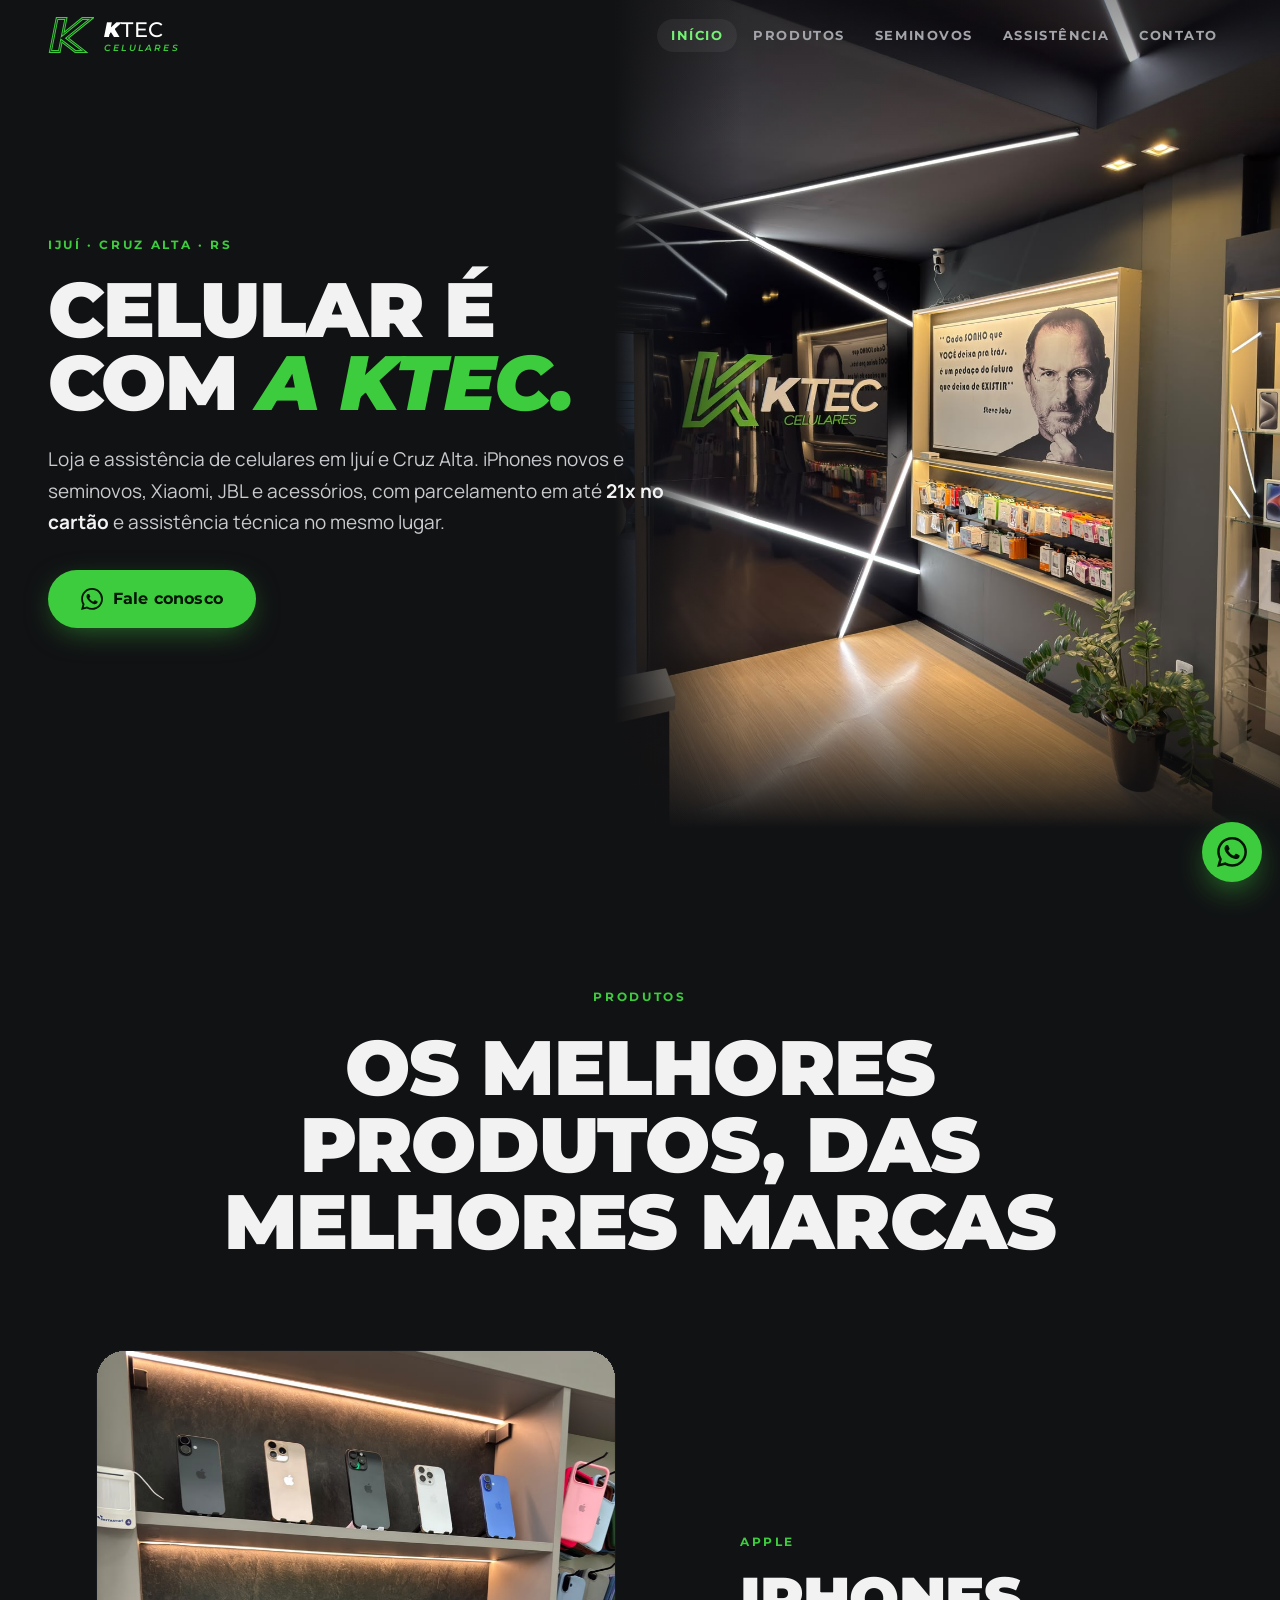
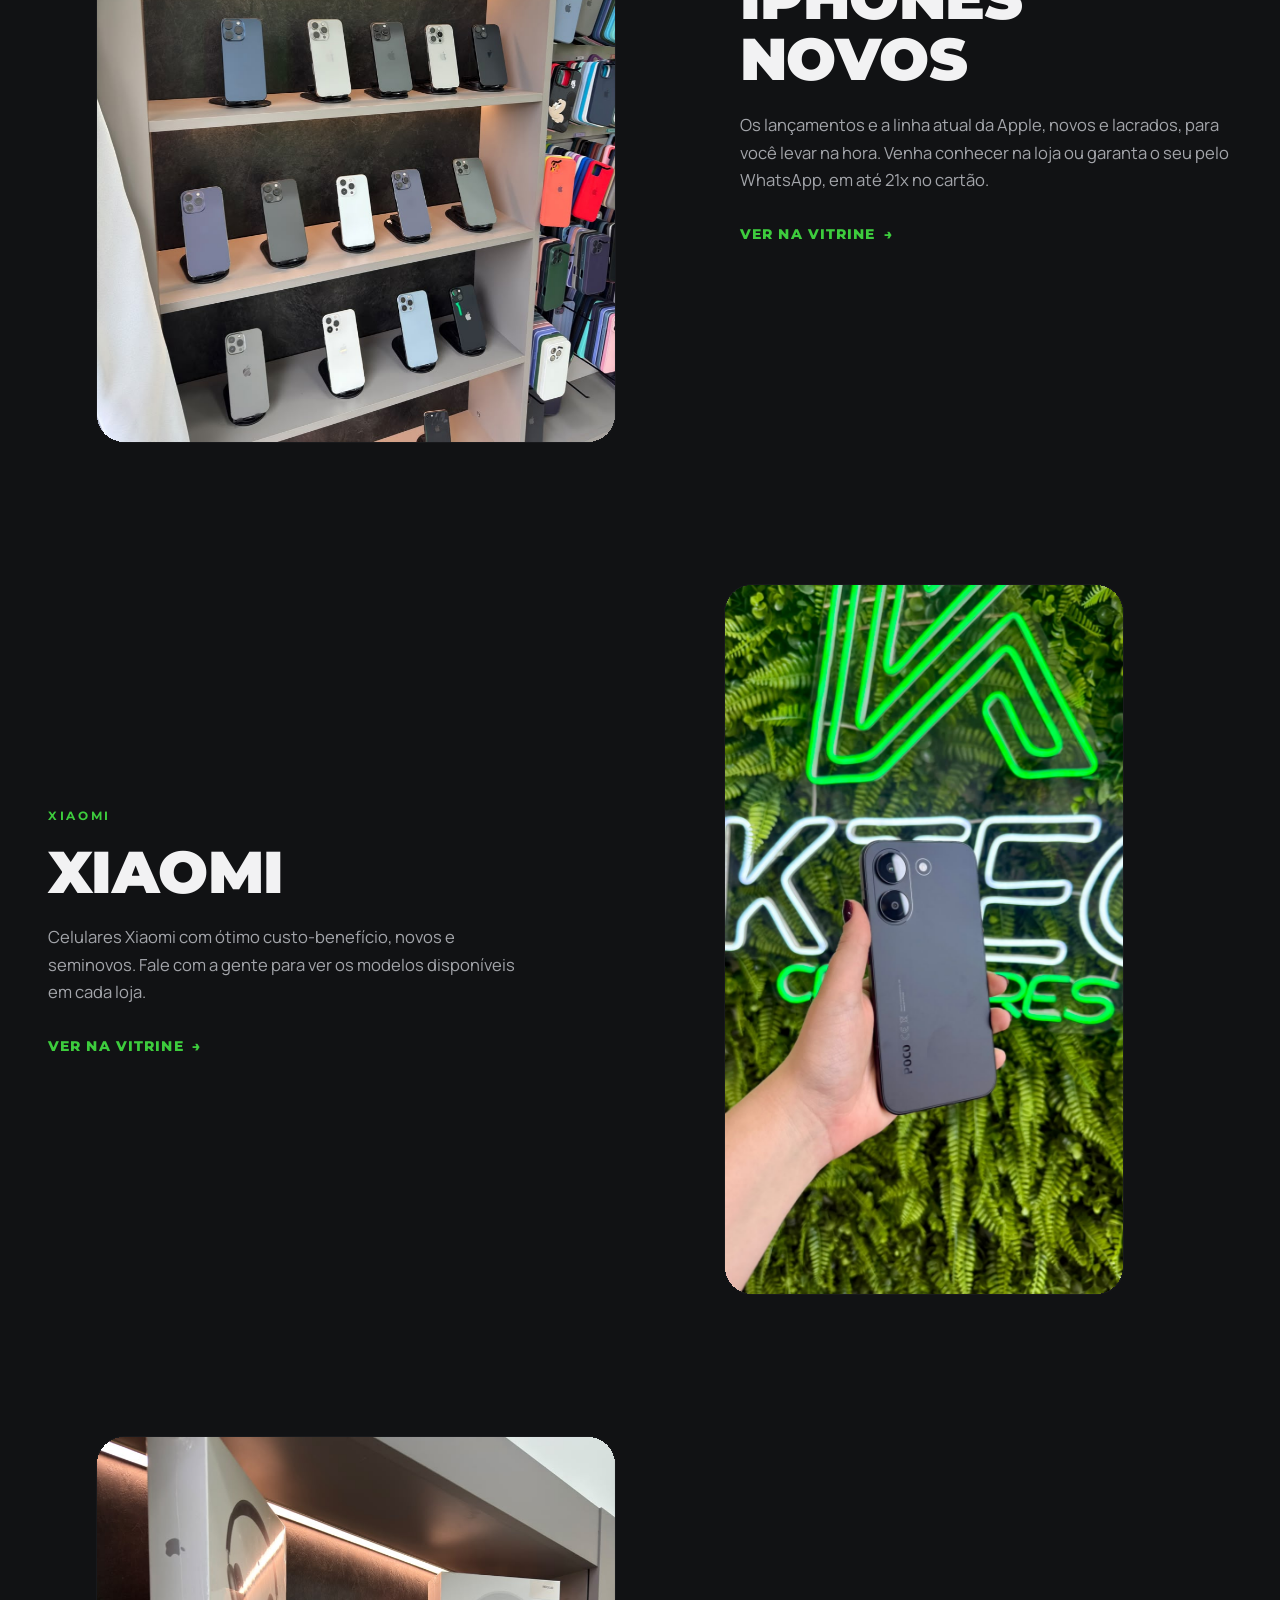
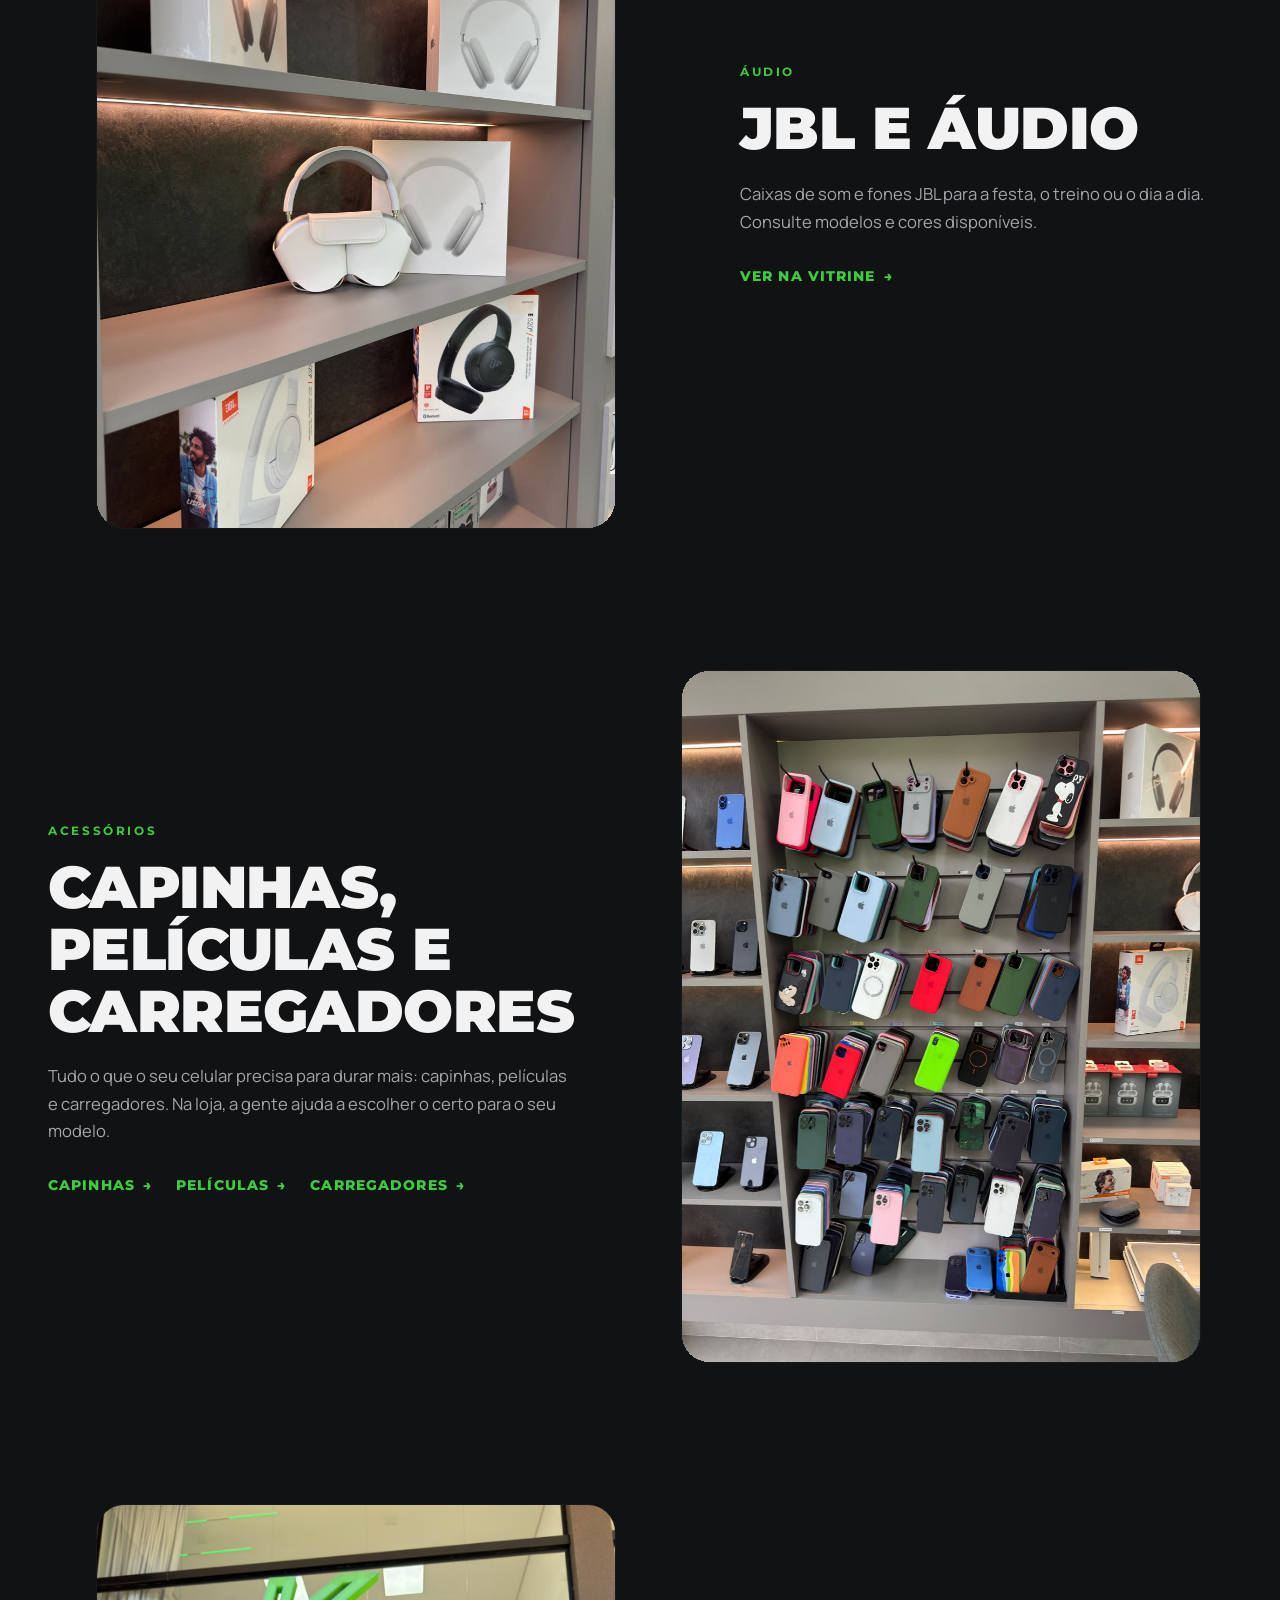
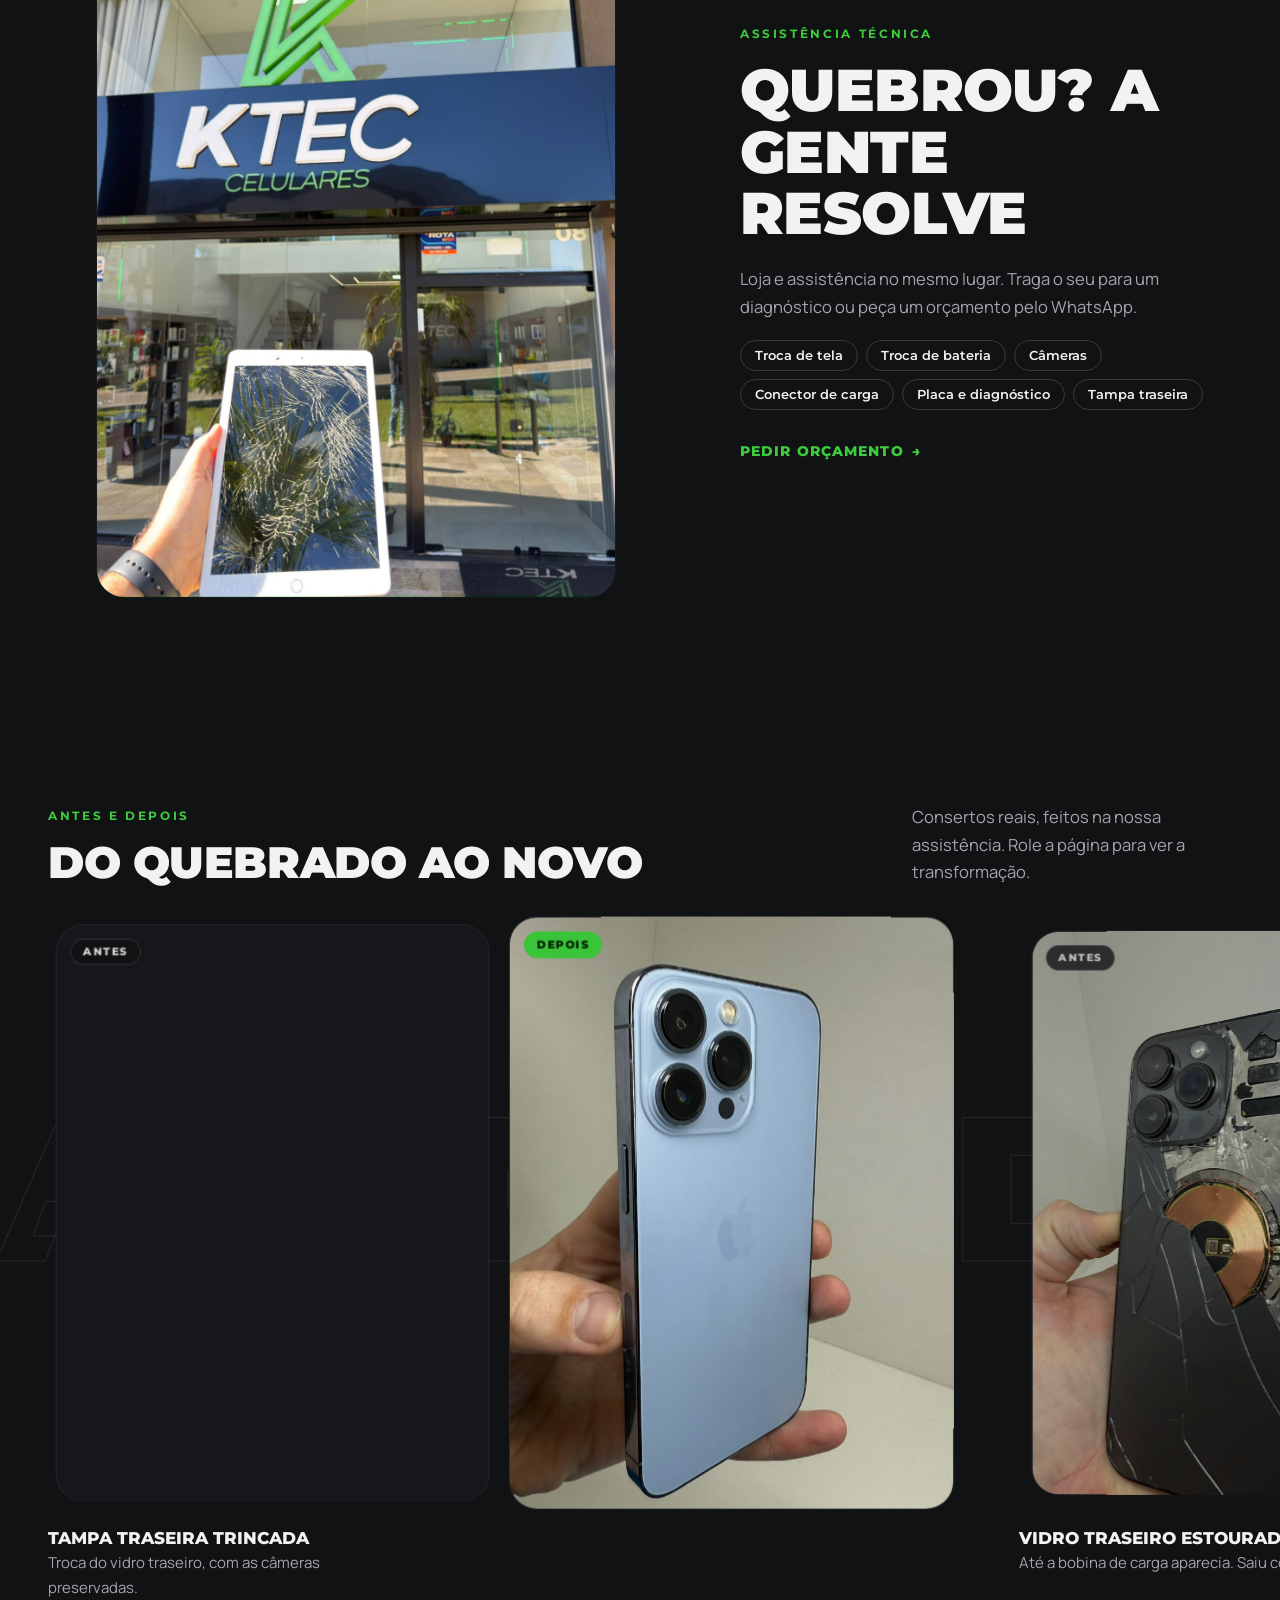
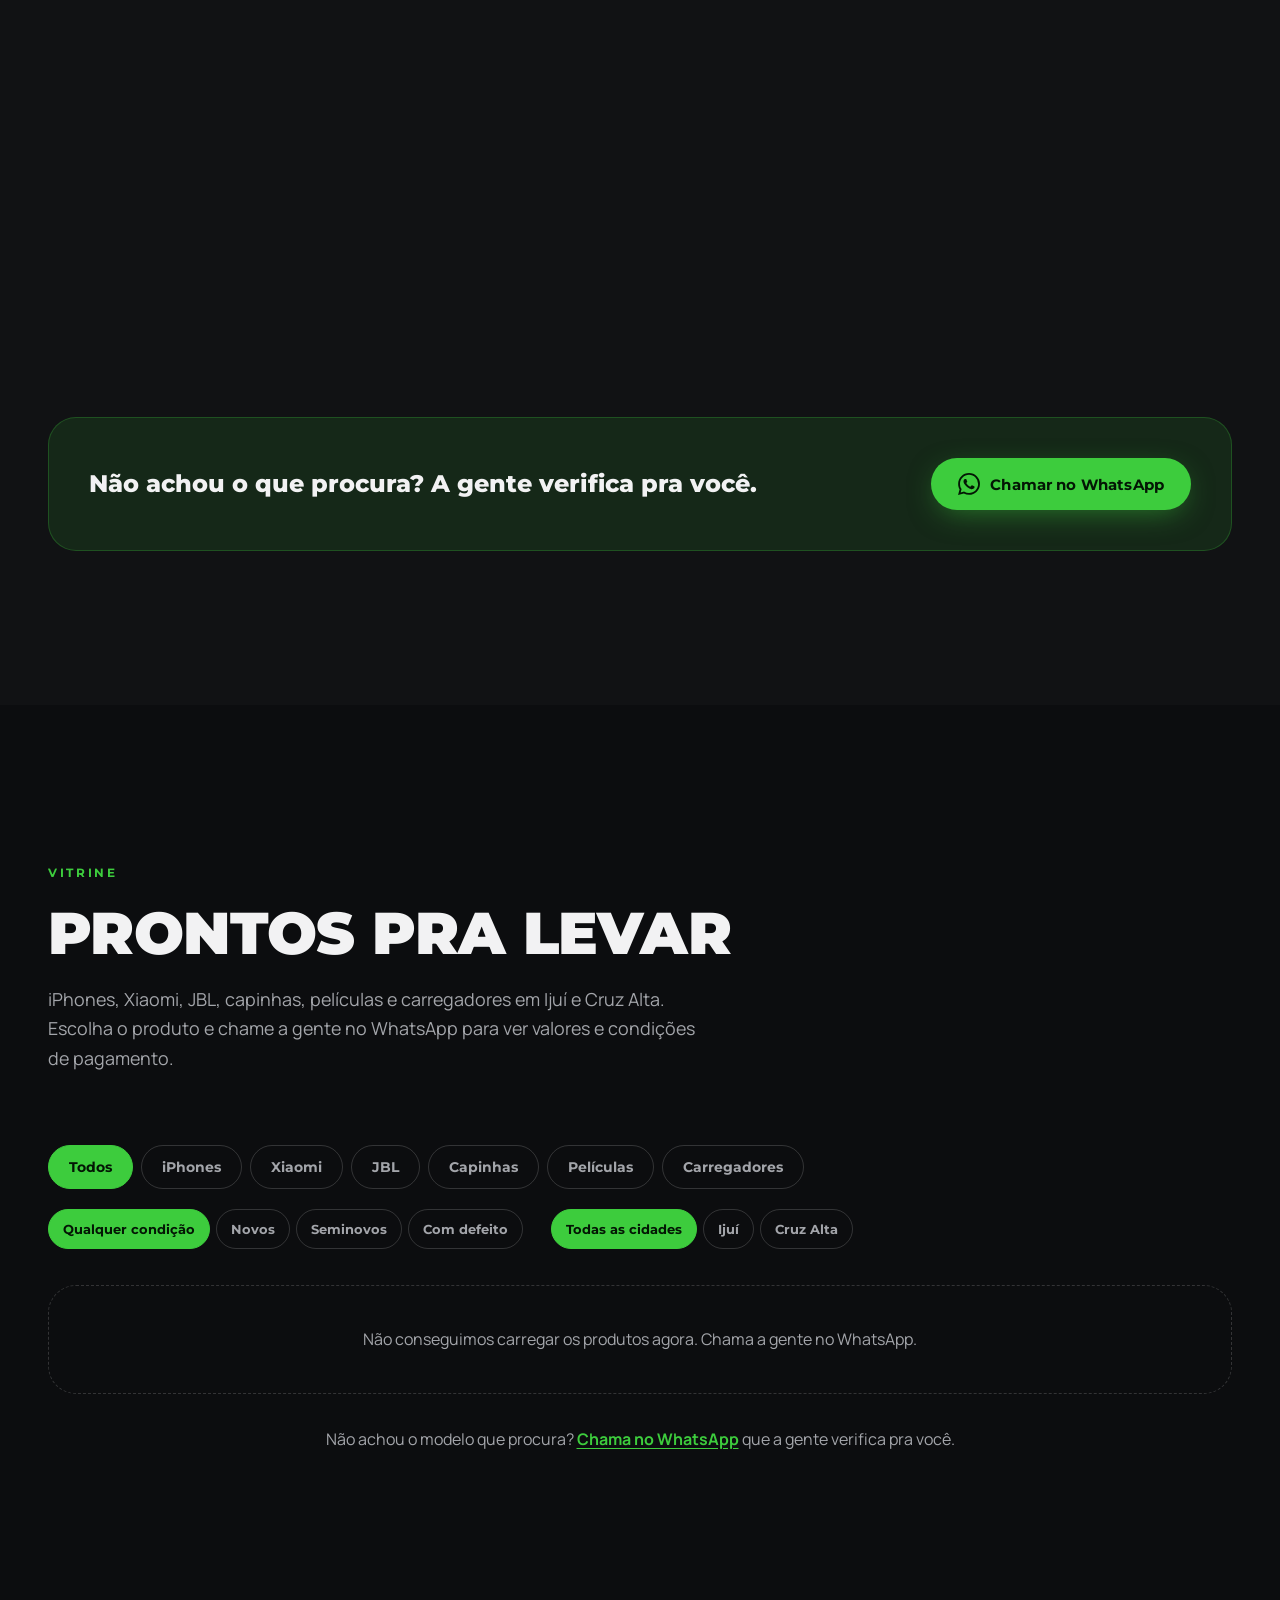
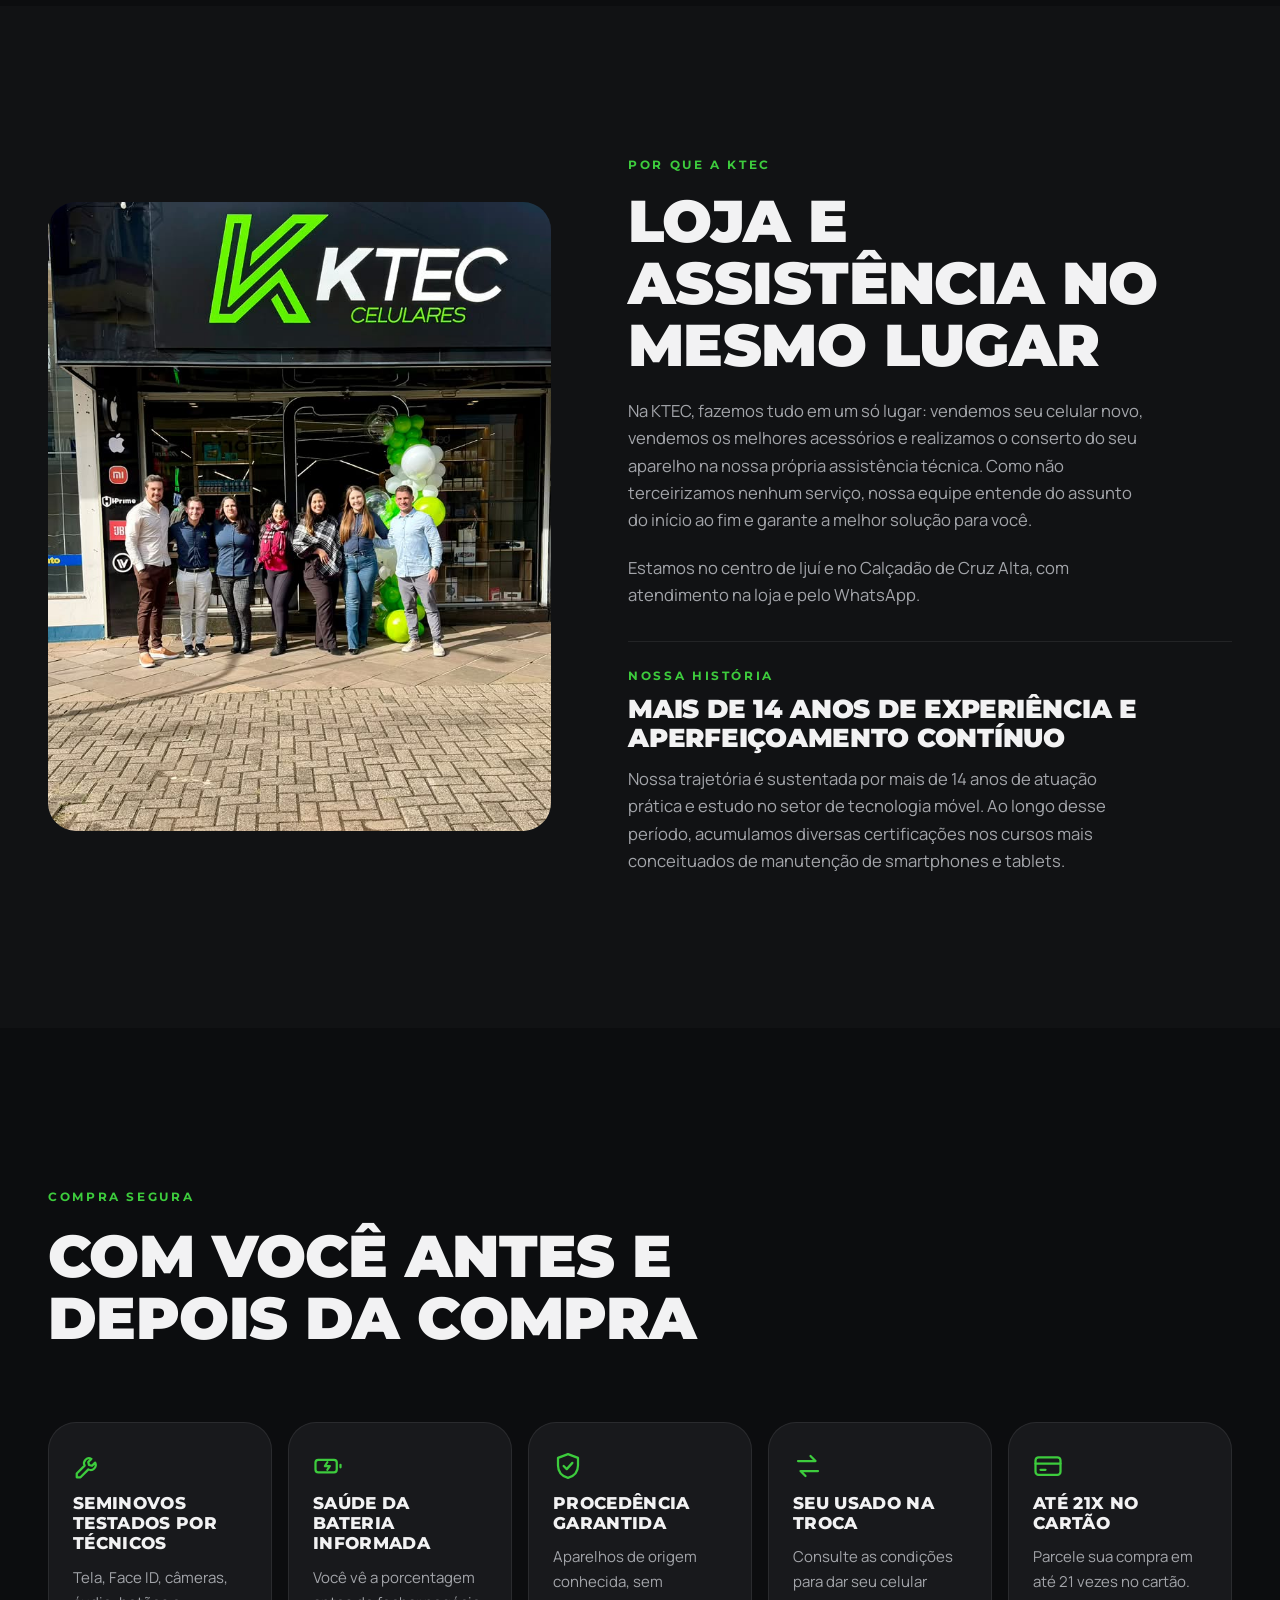
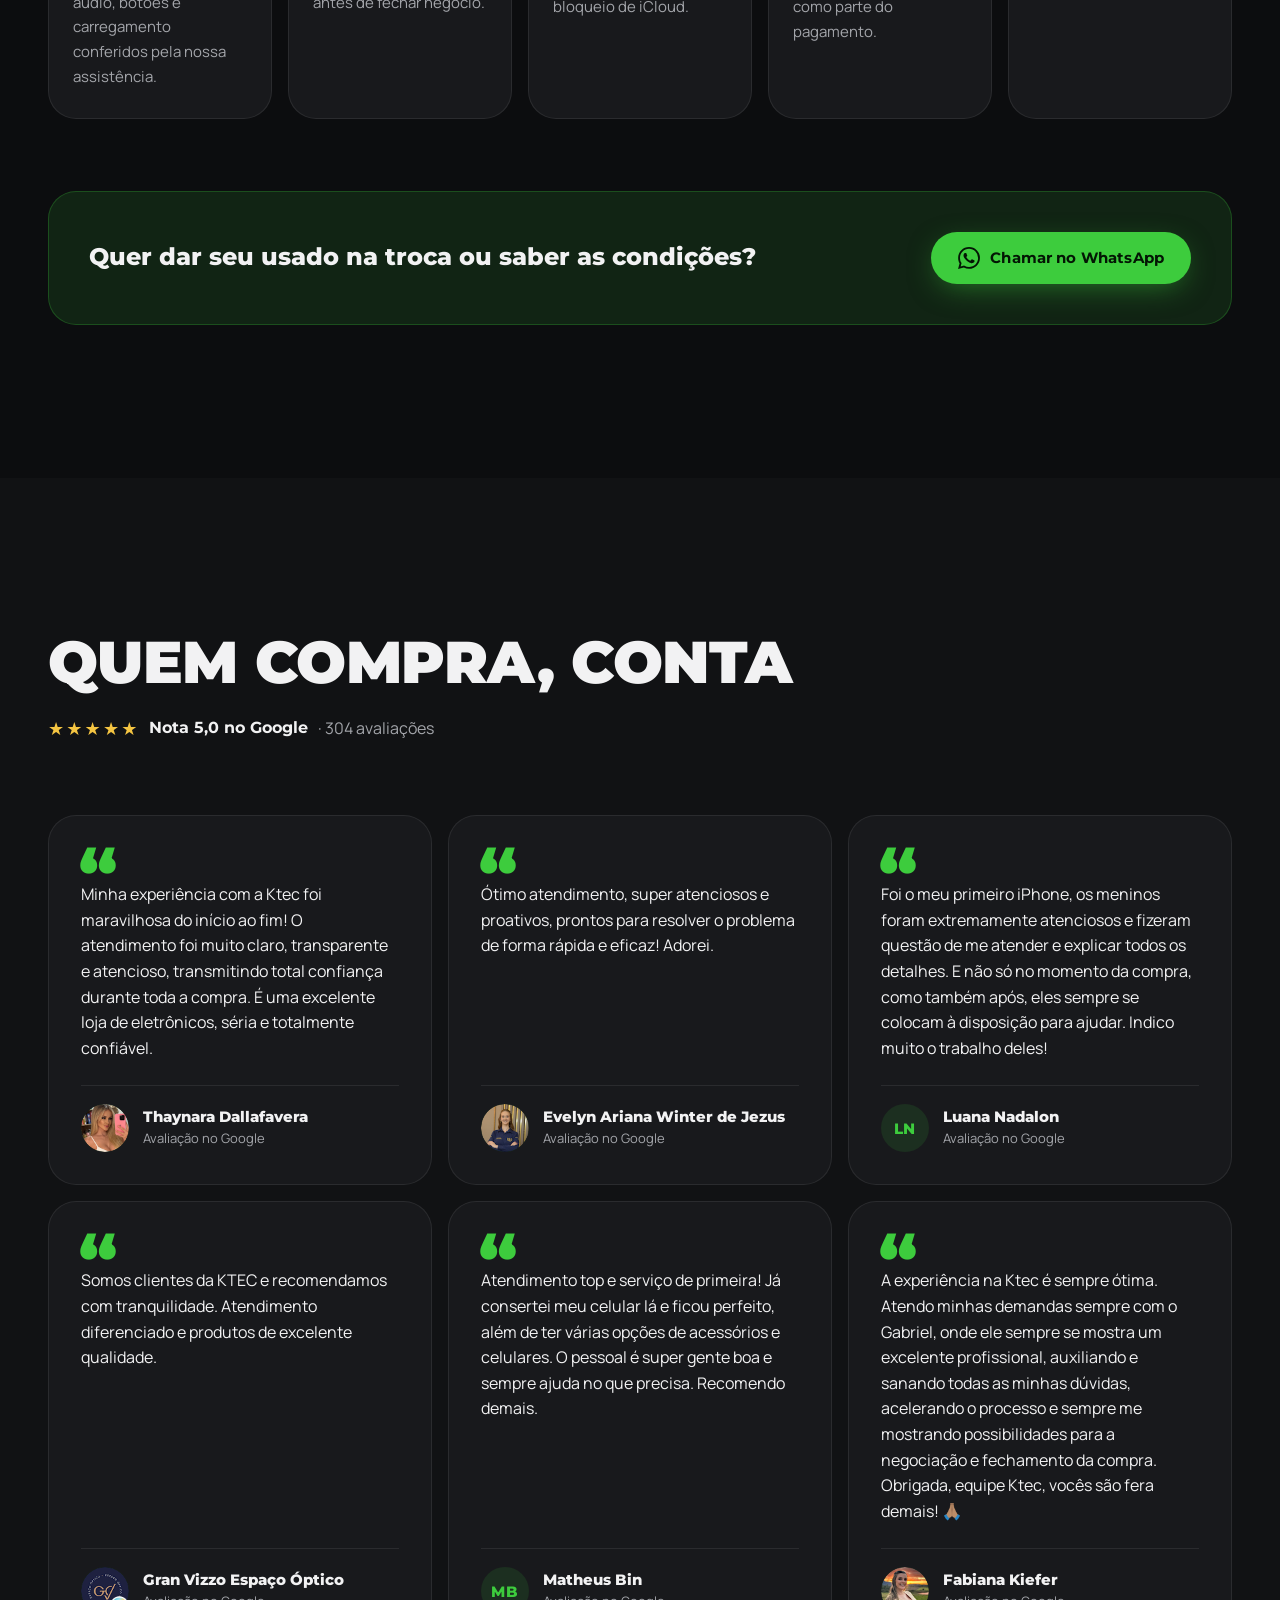
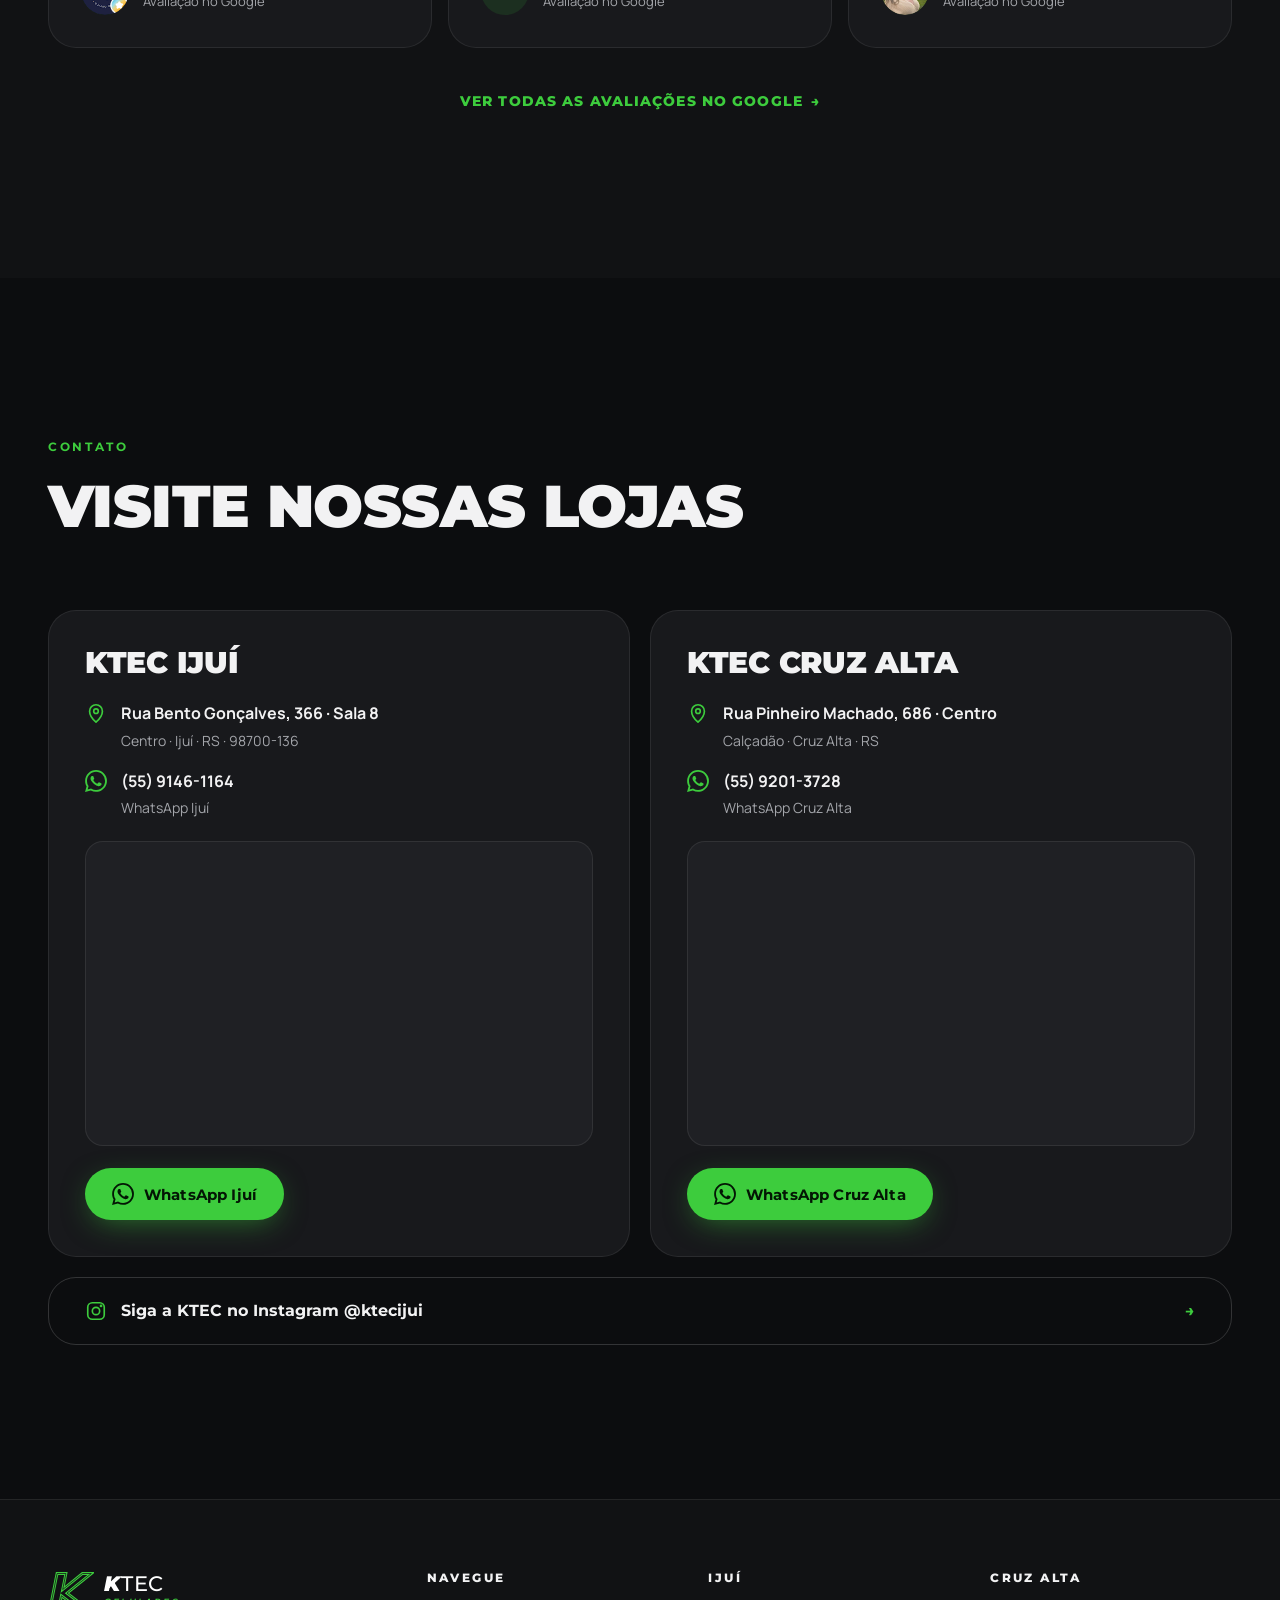
<file: index.html>
<!doctype html>
<html lang="pt-BR">
<head>
  <meta charset="utf-8">
  <meta name="viewport" content="width=device-width, initial-scale=1">
  <title>KTEC Celulares · iPhone, Xiaomi, JBL e assistência em Ijuí e Cruz Alta</title>
  <meta name="description" content="KTEC Celulares em Ijuí e Cruz Alta/RS: iPhones novos e seminovos, Xiaomi, JBL, capinhas, películas, carregadores e assistência técnica. Parcelamento em até 21x no cartão.">
  <meta name="robots" content="index, follow, max-image-preview:large">
  <link rel="canonical" href="https://www.kteccelulares.com.br/">
  <meta name="theme-color" content="#111214">
  <meta property="og:type" content="website">
  <meta property="og:locale" content="pt_BR">
  <meta property="og:site_name" content="KTEC Celulares">
  <meta property="og:url" content="https://www.kteccelulares.com.br/">
  <meta property="og:title" content="KTEC Celulares · Ijuí e Cruz Alta">
  <meta property="og:description" content="iPhones novos e seminovos, Xiaomi, JBL, acessórios e assistência técnica em Ijuí e Cruz Alta/RS. Parcele em até 21x.">
  <meta property="og:image" content="https://www.kteccelulares.com.br/assets/equipe.jpg">
  <meta property="og:image:width" content="720">
  <meta property="og:image:height" content="1280">
  <meta property="og:image:alt" content="Equipe da KTEC Celulares em frente à loja">
  <meta name="twitter:card" content="summary_large_image">
  <link rel="icon" href="favicon.ico?v=2" sizes="48x48">
  <link rel="icon" href="assets/favicon.svg?v=2" type="image/svg+xml">
  <link rel="icon" href="assets/favicon-32.png?v=2" type="image/png" sizes="32x32">
  <link rel="apple-touch-icon" href="assets/apple-touch-icon.png?v=2">
  <link rel="preconnect" href="https://fonts.googleapis.com">
  <link rel="preconnect" href="https://fonts.gstatic.com" crossorigin>
  <link href="https://fonts.googleapis.com/css2?family=Manrope:wght@400;500;600;700&family=Montserrat:ital,wght@0,500;0,600;0,700;0,800;0,900;1,700;1,800;1,900&display=swap" rel="stylesheet">
  <link rel="stylesheet" href="css/site.css">
  <script>document.documentElement.classList.add('js');</script>
  <script type="application/ld+json">
    {
      "@context": "https://schema.org",
      "@graph": [{
        "@type": "WebSite",
        "@id": "https://www.kteccelulares.com.br/#site",
        "url": "https://www.kteccelulares.com.br/",
        "name": "KTEC Celulares",
        "alternateName": ["KTEC", "KTEC Ijuí", "KTEC Cruz Alta"],
        "inLanguage": "pt-BR",
        "publisher": { "@id": "https://www.kteccelulares.com.br/#empresa" }
      }, {
        "@type": "Organization",
        "@id": "https://www.kteccelulares.com.br/#empresa",
        "name": "KTEC Celulares",
        "legalName": "KTEC Venda e Assistência Técnica Ltda",
        "taxID": "48.245.082/0001-60",
        "url": "https://www.kteccelulares.com.br/",
        "logo": "https://www.kteccelulares.com.br/assets/apple-touch-icon.png",
        "image": "https://www.kteccelulares.com.br/assets/img/hero.jpg",
        "sameAs": ["https://www.instagram.com/ktecijui/", "https://www.facebook.com/ktecijui/"]
      }, {
        "@type": "MobilePhoneStore",
        "@id": "https://www.kteccelulares.com.br/#loja-ijui",
        "name": "KTEC Celulares Ijuí",
        "description": "Loja e assistência de celulares: iPhones novos e seminovos, Xiaomi, JBL e acessórios.",
        "url": "https://www.kteccelulares.com.br/",
        "image": "https://www.kteccelulares.com.br/assets/img/hero.jpg",
        "telephone": "+55 55 9146-1164",
        "address": {
          "@type": "PostalAddress",
          "streetAddress": "Rua Bento Gonçalves, 366 - Sala 8",
          "addressLocality": "Ijuí",
          "addressRegion": "RS",
          "postalCode": "98700-136",
          "addressCountry": "BR"
        },
        "parentOrganization": { "@id": "https://www.kteccelulares.com.br/#empresa" },
        "sameAs": ["https://www.instagram.com/ktecijui/", "https://www.facebook.com/ktecijui/"]
      }, {
        "@type": "MobilePhoneStore",
        "@id": "https://www.kteccelulares.com.br/#loja-cruz-alta",
        "name": "KTEC Celulares Cruz Alta",
        "description": "Loja e assistência de celulares: iPhones novos e seminovos, Xiaomi, JBL e acessórios.",
        "url": "https://www.kteccelulares.com.br/",
        "image": "https://www.kteccelulares.com.br/assets/img/hero.jpg",
        "telephone": "+55 55 9201-3728",
        "address": {
          "@type": "PostalAddress",
          "streetAddress": "Rua Pinheiro Machado, 686 - Centro",
          "addressLocality": "Cruz Alta",
          "addressRegion": "RS",
          "addressCountry": "BR"
        },
        "parentOrganization": { "@id": "https://www.kteccelulares.com.br/#empresa" },
        "sameAs": ["https://www.instagram.com/ktecijui/", "https://www.facebook.com/ktecijui/"]
      }]
    }
  </script>
</head>
<body>
  <a class="skip" href="#conteudo">Pular para o conteúdo</a>

  <!-- ========== Menu fixo ========== -->
  <header class="topbar">
    <div class="container topbar-in">
      <a class="brand" href="#inicio" aria-label="KTEC Celulares, início">
        <svg class="brand-mark" viewBox="0 0 244 192" aria-hidden="true"><use href="#k-mark"/></svg>
        <span class="brand-word"><span class="brand-ktec"><b>K</b>TEC</span><small>CELULARES</small></span>
      </a>
      <nav class="nav" id="menu" aria-label="Principal">
        <a href="#inicio">Início</a>
        <a href="#produtos">Produtos</a>
        <a href="#vitrine" data-ver="condicao=seminovo">Seminovos</a>
        <a href="#assistencia">Assistência</a>
        <a href="#contato">Contato</a>
      </nav>
      <button class="menu-btn" type="button" aria-label="Abrir menu" aria-expanded="false" aria-controls="menu"><span></span><span></span><span></span></button>
    </div>
  </header>

  <main id="conteudo">
    <!-- ========== 1. Hero ========== -->
    <section class="hero" id="inicio" aria-labelledby="hero-titulo">
      <figure class="ph hero-bg">
        <img src="assets/img/hero.jpg" width="1200" height="1600" fetchpriority="high" alt="Interior da loja KTEC Celulares, com o logo verde na parede espelhada, faixas de luz no teto e a vitrine de acessórios">
        <span class="ph-label" aria-hidden="true">FOTO DO HERO: interior da loja KTEC<small>assets/img/hero.jpg · 1200 × 1600</small></span>
      </figure>
      <div class="container hero-copy">
        <p class="eyebrow">Ijuí · Cruz Alta · RS</p>
        <h1 id="hero-titulo">Celular é com <em>a KTEC.</em></h1>
        <p class="hero-sub">Loja e assistência de celulares em Ijuí e Cruz Alta. iPhones novos e seminovos, Xiaomi, JBL e acessórios, com parcelamento em até <strong>21x no cartão</strong> e assistência técnica no mesmo lugar.</p>
        <button class="btn btn-green btn-lg" type="button" data-wa-escolher="Olá, KTEC! Vim pelo site e quero mais informações.">
          <svg class="i" viewBox="0 0 24 24" aria-hidden="true"><use href="#i-wa"/></svg> Fale conosco
        </button>
      </div>
    </section>

    <!-- ========== 3. Faixa de título ========== -->
    <section class="band" id="produtos" aria-labelledby="produtos-titulo">
      <div class="container">
        <p class="eyebrow reveal">Produtos</p>
        <h2 class="band-title reveal" id="produtos-titulo">Os melhores produtos, das melhores marcas</h2>
      </div>
    </section>

    <!-- ========== 4. Blocos alternados por categoria ========== -->
    <div class="blocks">
      <article class="block" id="iphones" aria-labelledby="b-iphones">
        <figure class="ph block-media block-media-portrait reveal" style="--ar: 3 / 4">
          <img src="assets/img/iphones-novos.jpg" width="960" height="1280" loading="lazy" alt="Prateleiras iluminadas da KTEC com vários iPhones expostos em suportes, em cores como azul, branco, preto e roxo">
          <span class="ph-label" aria-hidden="true">FOTO: iPhones novos na vitrine<small>assets/img/iphones-novos.jpg · 960 × 1280</small></span>
        </figure>
        <div class="block-text reveal">
          <p class="eyebrow">Apple</p>
          <h2 id="b-iphones">iPhones novos</h2>
          <p>Os lançamentos e a linha atual da Apple, novos e lacrados, para você levar na hora. Venha conhecer na loja ou garanta o seu pelo WhatsApp, em até 21x no cartão.</p>
          <a class="link-arrow" href="#vitrine" data-ver="categoria=iphone&amp;condicao=novo">Ver na vitrine <span aria-hidden="true">→</span></a>
        </div>
      </article>

      <article class="block" id="xiaomi" aria-labelledby="b-xiaomi">
        <figure class="ph block-media block-media-portrait reveal" style="--ar: 9 / 16; max-width: 400px">
          <img src="assets/img/xiaomi.jpg" width="900" height="1600" loading="lazy" alt="Mão segurando um celular POCO cinza-escuro, da linha Xiaomi, em frente ao letreiro neon da KTEC Celulares sobre um painel de folhagens">
          <span class="ph-label" aria-hidden="true">FOTO: celular Xiaomi<small>assets/img/xiaomi.jpg · 900 × 1600</small></span>
        </figure>
        <div class="block-text reveal">
          <p class="eyebrow">Xiaomi</p>
          <h2 id="b-xiaomi">Xiaomi</h2>
          <p>Celulares Xiaomi com ótimo custo-benefício, novos e seminovos. Fale com a gente para ver os modelos disponíveis em cada loja.</p>
          <a class="link-arrow" href="#vitrine" data-ver="categoria=xiaomi">Ver na vitrine <span aria-hidden="true">→</span></a>
        </div>
      </article>

      <article class="block" id="jbl" aria-labelledby="b-jbl">
        <figure class="ph block-media block-media-portrait reveal" style="--ar: 3 / 4">
          <img src="assets/img/jbl.jpg" width="960" height="1280" loading="lazy" alt="Prateleiras iluminadas da KTEC com fones de ouvido: AirPods Max em exposição e caixas de fones JBL">
          <span class="ph-label" aria-hidden="true">FOTO: fones e caixas de som<small>assets/img/jbl.jpg · 960 × 1280</small></span>
        </figure>
        <div class="block-text reveal">
          <p class="eyebrow">Áudio</p>
          <h2 id="b-jbl">JBL e áudio</h2>
          <p>Caixas de som e fones JBL para a festa, o treino ou o dia a dia. Consulte modelos e cores disponíveis.</p>
          <a class="link-arrow" href="#vitrine" data-ver="categoria=jbl">Ver na vitrine <span aria-hidden="true">→</span></a>
        </div>
      </article>

      <article class="block" id="acessorios" aria-labelledby="b-acessorios">
        <figure class="ph block-media block-media-portrait reveal" style="--ar: 3 / 4">
          <img src="assets/img/acessorios.jpg" width="960" height="1280" loading="lazy" alt="Parede da KTEC com dezenas de capinhas de iPhone coloridas penduradas e, ao lado, prateleiras com fones de ouvido">
          <span class="ph-label" aria-hidden="true">FOTO: capinhas, películas e carregadores<small>assets/img/acessorios.jpg · 960 × 1280</small></span>
        </figure>
        <div class="block-text reveal">
          <p class="eyebrow">Acessórios</p>
          <h2 id="b-acessorios">Capinhas, películas e carregadores</h2>
          <p>Tudo o que o seu celular precisa para durar mais: capinhas, películas e carregadores. Na loja, a gente ajuda a escolher o certo para o seu modelo.</p>
          <p class="link-row">
            <a class="link-arrow" href="#vitrine" data-ver="categoria=capinha">Capinhas <span aria-hidden="true">→</span></a>
            <a class="link-arrow" href="#vitrine" data-ver="categoria=pelicula">Películas <span aria-hidden="true">→</span></a>
            <a class="link-arrow" href="#vitrine" data-ver="categoria=carregador">Carregadores <span aria-hidden="true">→</span></a>
          </p>
        </div>
      </article>

      <article class="block" id="assistencia" aria-labelledby="b-assistencia">
        <figure class="ph block-media block-media-portrait reveal" style="--ar: 3 / 4">
          <img src="assets/img/assistencia.jpg" width="1200" height="1600" loading="lazy" alt="Mão segurando um iPad com a tela toda trincada em frente à fachada da KTEC Celulares">
          <span class="ph-label" aria-hidden="true">FOTO: aparelho quebrado para conserto<small>assets/img/assistencia.jpg · 1200 × 1600</small></span>
        </figure>
        <div class="block-text reveal">
          <p class="eyebrow">Assistência técnica</p>
          <h2 id="b-assistencia">Quebrou? A gente resolve</h2>
          <p>Loja e assistência no mesmo lugar. Traga o seu para um diagnóstico ou peça um orçamento pelo WhatsApp.</p>
          <ul class="tags" aria-label="Serviços">
            <li>Troca de tela</li><li>Troca de bateria</li><li>Câmeras</li><li>Conector de carga</li><li>Placa e diagnóstico</li><li>Tampa traseira</li>
          </ul>
          <button class="link-arrow" type="button" data-wa-escolher="Olá, KTEC! Preciso de um orçamento de conserto para o meu celular.">Pedir orçamento <span aria-hidden="true">→</span></button>
        </div>
      </article>

      <!-- Antes e depois dos consertos: ao rolar para baixo, a galeria anda para o lado (js/site.js) -->
      <section class="repairs" id="antes-depois" aria-labelledby="repairs-titulo">
        <div class="repairs-sticky">
          <p class="repairs-marquee" aria-hidden="true">Antes <span>→</span> Depois <span>→</span> Antes <span>→</span> Depois</p>
          <div class="container repairs-head">
            <div>
              <p class="eyebrow">Antes e depois</p>
              <h2 id="repairs-titulo">Do quebrado ao novo</h2>
            </div>
            <p class="repairs-lead">Consertos reais, feitos na nossa assistência. Role a página para ver a transformação.</p>
          </div>
          <div class="repairs-track">
            <figure class="repair">
              <div class="repair-media">
                <div class="repair-shot"><img src="assets/img/reparos/tampa-azul-antes.jpg" width="960" height="1280" loading="lazy" decoding="async" alt="Antes: iPhone 13 Pro azul com a tampa traseira toda trincada"><span class="repair-tag">Antes</span></div>
                <div class="repair-shot repair-depois"><img src="assets/img/reparos/tampa-azul-depois.jpg" width="960" height="1280" loading="lazy" decoding="async" alt="Depois: o mesmo iPhone 13 Pro com a tampa traseira nova, sem nenhuma trinca"><span class="repair-tag">Depois</span></div>
              </div>
              <figcaption><b>Tampa traseira trincada</b>Troca do vidro traseiro, com as câmeras preservadas.</figcaption>
            </figure>
            <figure class="repair">
              <div class="repair-media">
                <div class="repair-shot"><img src="assets/img/reparos/tampa-preta-antes.jpg" width="960" height="1280" loading="lazy" decoding="async" alt="Antes: iPhone preto com o vidro traseiro estourado e a bobina de carregamento à mostra"><span class="repair-tag">Antes</span></div>
                <div class="repair-shot repair-depois"><img src="assets/img/reparos/tampa-preta-depois.jpg" width="960" height="1280" loading="lazy" decoding="async" alt="Depois: o mesmo iPhone com a tampa traseira nova e lisa"><span class="repair-tag">Depois</span></div>
              </div>
              <figcaption><b>Vidro traseiro estourado</b>Até a bobina de carga aparecia. Saiu como novo.</figcaption>
            </figure>
            <figure class="repair">
              <div class="repair-media">
                <div class="repair-shot"><img src="assets/img/reparos/tampa-nova-e-antiga.jpg" width="1200" height="1600" loading="lazy" decoding="async" alt="Mão segurando um iPhone preto com a tampa traseira nova ao lado da tampa antiga toda estilhaçada, em frente ao logo da KTEC"></div>
              </div>
              <figcaption><b>Tampa nova no lugar</b>Ao lado, a peça estilhaçada que saiu.</figcaption>
            </figure>
            <figure class="repair">
              <div class="repair-media">
                <div class="repair-shot"><img src="assets/img/reparos/bateria-nova.jpg" width="1200" height="1600" loading="lazy" decoding="async" alt="iPhone mostrando a saúde da bateria em 100%, ao lado da bateria antiga retirada, em frente ao logo da KTEC"></div>
              </div>
              <figcaption><b>Bateria nova</b>Saúde da bateria de volta aos 100%.</figcaption>
            </figure>
          </div>
          <div class="container repairs-foot" aria-hidden="true"><span class="repairs-progress"><span></span></span></div>
        </div>
      </section>

      <div class="group-cta container reveal">
        <p>Não achou o que procura? A gente verifica pra você.</p>
        <button class="btn btn-green" type="button" data-wa-escolher="Olá, KTEC! Estou procurando um produto e queria saber se vocês têm.">
          <svg class="i" viewBox="0 0 24 24" aria-hidden="true"><use href="#i-wa"/></svg> Chamar no WhatsApp
        </button>
      </div>
    </div>

    <!-- ========== 5. Vitrine (produtos do painel do administrador) ========== -->
    <section class="section section-alt" id="vitrine" aria-labelledby="vitrine-titulo">
      <div class="container">
        <header class="section-head reveal">
          <p class="eyebrow">Vitrine</p>
          <h2 id="vitrine-titulo">Prontos pra levar</h2>
          <p class="lead">iPhones, Xiaomi, JBL, capinhas, películas e carregadores em Ijuí e Cruz Alta. Escolha o produto e chame a gente no WhatsApp para ver valores e condições de pagamento.</p>
        </header>

        <div class="filters" role="group" aria-label="Filtrar por categoria">
          <button class="filter is-on" type="button" data-grupo="categoria" data-valor="todos" aria-pressed="true">Todos</button>
          <button class="filter" type="button" data-grupo="categoria" data-valor="iphone" aria-pressed="false">iPhones</button>
          <button class="filter" type="button" data-grupo="categoria" data-valor="xiaomi" aria-pressed="false">Xiaomi</button>
          <button class="filter" type="button" data-grupo="categoria" data-valor="jbl" aria-pressed="false">JBL</button>
          <button class="filter" type="button" data-grupo="categoria" data-valor="capinha" aria-pressed="false">Capinhas</button>
          <button class="filter" type="button" data-grupo="categoria" data-valor="pelicula" aria-pressed="false">Películas</button>
          <button class="filter" type="button" data-grupo="categoria" data-valor="carregador" aria-pressed="false">Carregadores</button>
        </div>
        <div class="filters filters-sub">
          <div class="filter-group" role="group" aria-label="Filtrar por condição">
            <button class="filter" type="button" data-grupo="condicao" data-valor="todos" aria-pressed="true">Qualquer condição</button>
            <button class="filter" type="button" data-grupo="condicao" data-valor="novo" aria-pressed="false">Novos</button>
            <button class="filter" type="button" data-grupo="condicao" data-valor="seminovo" aria-pressed="false">Seminovos</button>
            <button class="filter" type="button" data-grupo="condicao" data-valor="com_defeito" aria-pressed="false">Com defeito</button>
          </div>
          <div class="filter-group" role="group" aria-label="Filtrar por cidade">
            <button class="filter" type="button" data-grupo="cidade" data-valor="todos" aria-pressed="true">Todas as cidades</button>
            <button class="filter" type="button" data-grupo="cidade" data-valor="Ijuí" aria-pressed="false">Ijuí</button>
            <button class="filter" type="button" data-grupo="cidade" data-valor="Cruz Alta" aria-pressed="false">Cruz Alta</button>
          </div>
        </div>

        <p class="vitrine-status" id="vitrine-status" role="status" hidden></p>
        <div class="grid-products" id="grid-produtos"></div>

        <p class="grid-note">Não achou o modelo que procura? <button type="button" class="link-inline" data-wa-escolher="Olá, KTEC! Estou procurando um modelo que não vi no site. Vocês têm?">Chama no WhatsApp</button> que a gente verifica pra você.</p>
      </div>
    </section>

    <!-- ========== 6. Por que a KTEC ========== -->
    <section class="section" id="sobre" aria-labelledby="sobre-titulo">
      <div class="container">
        <article class="block block-flush">
          <figure class="block-media reveal" style="--ar: 4 / 5">
            <img src="assets/equipe.jpg" width="720" height="1280" loading="lazy" alt="Equipe da KTEC Celulares reunida em frente à loja, sob o letreiro verde da marca">
          </figure>
          <div class="block-text reveal">
            <p class="eyebrow">Por que a KTEC</p>
            <h2 id="sobre-titulo">Loja e assistência no mesmo lugar</h2>
            <p>Na KTEC, fazemos tudo em um só lugar: vendemos seu celular novo, vendemos os melhores acessórios e realizamos o conserto do seu aparelho na nossa própria assistência técnica. Como não terceirizamos nenhum serviço, nossa equipe entende do assunto do início ao fim e garante a melhor solução para você.</p>
            <p>Estamos no centro de Ijuí e no Calçadão de Cruz Alta, com atendimento na loja e pelo WhatsApp.</p>
            <div class="story">
              <p class="eyebrow">Nossa história</p>
              <h3>Mais de 14 anos de experiência e aperfeiçoamento contínuo</h3>
              <p>Nossa trajetória é sustentada por mais de 14 anos de atuação prática e estudo no setor de tecnologia móvel. Ao longo desse período, acumulamos diversas certificações nos cursos mais conceituados de manutenção de smartphones e tablets.</p>
            </div>
          </div>
        </article>
      </div>
    </section>

    <!-- ========== 7. Antes e depois da compra ========== -->
    <section class="section section-alt" aria-labelledby="garantias-titulo">
      <div class="container">
        <header class="section-head reveal">
          <p class="eyebrow">Compra segura</p>
          <h2 id="garantias-titulo">Com você antes e depois da compra</h2>
        </header>
        <ul class="perks">
          <li class="reveal"><svg class="i" viewBox="0 0 24 24" aria-hidden="true"><use href="#i-wrench"/></svg><h3>Seminovos testados por técnicos</h3><p>Tela, Face ID, câmeras, áudio, botões e carregamento conferidos pela nossa assistência.</p></li>
          <li class="reveal"><svg class="i" viewBox="0 0 24 24" aria-hidden="true"><use href="#i-battery"/></svg><h3>Saúde da bateria informada</h3><p>Você vê a porcentagem antes de fechar negócio.</p></li>
          <li class="reveal"><svg class="i" viewBox="0 0 24 24" aria-hidden="true"><use href="#i-shield"/></svg><h3>Procedência garantida</h3><p>Aparelhos de origem conhecida, sem bloqueio de iCloud.</p></li>
          <li class="reveal"><svg class="i" viewBox="0 0 24 24" aria-hidden="true"><use href="#i-swap"/></svg><h3>Seu usado na troca</h3><p>Consulte as condições para dar seu celular como parte do pagamento.</p></li>
          <li class="reveal"><svg class="i" viewBox="0 0 24 24" aria-hidden="true"><use href="#i-card"/></svg><h3>Até 21x no cartão</h3><p>Parcele sua compra em até 21 vezes no cartão.</p></li>
        </ul>
        <div class="group-cta reveal">
          <p>Quer dar seu usado na troca ou saber as condições?</p>
          <button class="btn btn-green" type="button" data-wa-escolher="Olá, KTEC! Quero saber as condições de pagamento e como funciona dar meu usado na troca.">
            <svg class="i" viewBox="0 0 24 24" aria-hidden="true"><use href="#i-wa"/></svg> Chamar no WhatsApp
          </button>
        </div>
      </div>
    </section>

    <!-- ========== 8. Depoimentos ========== -->
    <section class="section" id="depoimentos" aria-labelledby="depo-titulo">
      <div class="container">
        <header class="section-head reveal">
          <h2 id="depo-titulo">Quem compra, conta</h2>
          <p class="rating"><span class="stars" aria-hidden="true">★★★★★</span> <b>Nota 5,0 no Google</b> · 304 avaliações</p>
        </header>
        <ul class="testimonials">
          <li class="quote reveal"><figure>
            <blockquote><p>Minha experiência com a Ktec foi maravilhosa do início ao fim! O atendimento foi muito claro, transparente e atencioso, transmitindo total confiança durante toda a compra. É uma excelente loja de eletrônicos, séria e totalmente confiável.</p></blockquote>
            <figcaption><span class="avatar"><span aria-hidden="true">TD</span><img src="assets/img/depoimentos/thaynara.png" width="72" height="72" loading="lazy" alt="Foto de Thaynara Dallafavera"></span><span class="who"><b>Thaynara Dallafavera</b><span>Avaliação no Google</span></span></figcaption>
          </figure></li>
          <li class="quote reveal"><figure>
            <blockquote><p>Ótimo atendimento, super atenciosos e proativos, prontos para resolver o problema de forma rápida e eficaz! Adorei.</p></blockquote>
            <figcaption><span class="avatar"><span aria-hidden="true">EW</span><img src="assets/img/depoimentos/evelyn.png" width="72" height="72" loading="lazy" alt="Foto de Evelyn Ariana Winter de Jezus"></span><span class="who"><b>Evelyn Ariana Winter de Jezus</b><span>Avaliação no Google</span></span></figcaption>
          </figure></li>
          <li class="quote reveal"><figure>
            <blockquote><p>Foi o meu primeiro iPhone, os meninos foram extremamente atenciosos e fizeram questão de me atender e explicar todos os detalhes. E não só no momento da compra, como também após, eles sempre se colocam à disposição para ajudar. Indico muito o trabalho deles!</p></blockquote>
            <figcaption><span class="avatar"><span aria-hidden="true">LN</span></span><span class="who"><b>Luana Nadalon</b><span>Avaliação no Google</span></span></figcaption>
          </figure></li>
          <li class="quote reveal"><figure>
            <blockquote><p>Somos clientes da KTEC e recomendamos com tranquilidade. Atendimento diferenciado e produtos de excelente qualidade.</p></blockquote>
            <figcaption><span class="avatar"><span aria-hidden="true">GV</span><img src="assets/img/depoimentos/gran-vizzo.png" width="72" height="72" loading="lazy" alt="Logo da Gran Vizzo Espaço Óptico"></span><span class="who"><b>Gran Vizzo Espaço Óptico</b><span>Avaliação no Google</span></span></figcaption>
          </figure></li>
          <li class="quote reveal"><figure>
            <blockquote><p>Atendimento top e serviço de primeira! Já consertei meu celular lá e ficou perfeito, além de ter várias opções de acessórios e celulares. O pessoal é super gente boa e sempre ajuda no que precisa. Recomendo demais.</p></blockquote>
            <figcaption><span class="avatar"><span aria-hidden="true">MB</span></span><span class="who"><b>Matheus Bin</b><span>Avaliação no Google</span></span></figcaption>
          </figure></li>
          <li class="quote reveal"><figure>
            <blockquote><p>A experiência na Ktec é sempre ótima. Atendo minhas demandas sempre com o Gabriel, onde ele sempre se mostra um excelente profissional, auxiliando e sanando todas as minhas dúvidas, acelerando o processo e sempre me mostrando possibilidades para a negociação e fechamento da compra. Obrigada, equipe Ktec, vocês são fera demais! 🙏🏽</p></blockquote>
            <figcaption><span class="avatar"><span aria-hidden="true">FK</span><img src="assets/img/depoimentos/fabiana.png" width="72" height="72" loading="lazy" alt="Foto de Fabiana Kiefer"></span><span class="who"><b>Fabiana Kiefer</b><span>Avaliação no Google</span></span></figcaption>
          </figure></li>
        </ul>
        <p class="grid-note"><a class="link-arrow" href="https://www.google.com/maps/search/?api=1&amp;query=KTEC%20Celulares%20Iju%C3%AD" target="_blank" rel="noopener">Ver todas as avaliações no Google <span aria-hidden="true">→</span></a></p>
      </div>
    </section>

    <!-- ========== 9. Contato ========== -->
    <section class="section section-alt" id="contato" aria-labelledby="contato-titulo">
      <div class="container">
        <header class="section-head reveal">
          <p class="eyebrow">Contato</p>
          <h2 id="contato-titulo">Visite nossas lojas</h2>
        </header>
        <div class="stores">
          <article class="store reveal" aria-labelledby="loja-ijui">
            <h3 id="loja-ijui">KTEC Ijuí</h3>
            <ul class="contact-list">
              <li><svg class="i" viewBox="0 0 24 24" aria-hidden="true"><use href="#i-pin"/></svg><div><b data-loja="endereco">Rua Bento Gonçalves, 366 · Sala 8</b><span data-loja="cidade">Centro · Ijuí · RS · 98700-136</span></div></li>
              <li><svg class="i" viewBox="0 0 24 24" aria-hidden="true"><use href="#i-wa"/></svg><div><a href="https://wa.me/555591461164" data-wa="Olá, KTEC Ijuí! Vim pelo site." data-cidade="Ijuí"><b data-loja="whatsappExibicao">(55) 9146-1164</b></a><span>WhatsApp Ijuí</span></div></li>
            </ul>
            <div class="map"><iframe data-mapa="Ijuí" title="Mapa da KTEC Celulares em Ijuí" loading="lazy" referrerpolicy="no-referrer-when-downgrade" width="600" height="360"></iframe></div>
            <a class="btn btn-green" data-wa="Olá, KTEC Ijuí! Vim pelo site." data-cidade="Ijuí"><svg class="i" viewBox="0 0 24 24" aria-hidden="true"><use href="#i-wa"/></svg> WhatsApp Ijuí</a>
          </article>
          <article class="store reveal" aria-labelledby="loja-cruzalta">
            <h3 id="loja-cruzalta">KTEC Cruz Alta</h3>
            <ul class="contact-list">
              <li><svg class="i" viewBox="0 0 24 24" aria-hidden="true"><use href="#i-pin"/></svg><div><b data-loja="enderecoCruzAlta">Rua Pinheiro Machado, 686 · Centro</b><span data-loja="cidadeCruzAlta">Calçadão · Cruz Alta · RS</span></div></li>
              <li><svg class="i" viewBox="0 0 24 24" aria-hidden="true"><use href="#i-wa"/></svg><div><a href="https://wa.me/555592013728" data-wa="Olá, KTEC Cruz Alta! Vim pelo site." data-cidade="Cruz Alta"><b data-loja="whatsappCruzAltaExibicao">(55) 9201-3728</b></a><span>WhatsApp Cruz Alta</span></div></li>
            </ul>
            <div class="map"><iframe data-mapa="Cruz Alta" title="Mapa da KTEC Celulares em Cruz Alta" loading="lazy" referrerpolicy="no-referrer-when-downgrade" width="600" height="360"></iframe></div>
            <a class="btn btn-green" data-wa="Olá, KTEC Cruz Alta! Vim pelo site." data-cidade="Cruz Alta"><svg class="i" viewBox="0 0 24 24" aria-hidden="true"><use href="#i-wa"/></svg> WhatsApp Cruz Alta</a>
          </article>
        </div>
        <a class="insta-strip reveal" href="https://www.instagram.com/ktecijui/" data-insta target="_blank" rel="noopener">
          <svg class="i" viewBox="0 0 24 24" aria-hidden="true"><use href="#i-insta"/></svg>
          <span>Siga a KTEC no Instagram <b>@<span data-loja="instagram">ktecijui</span></b></span>
          <span aria-hidden="true">→</span>
        </a>
      </div>
    </section>
  </main>

  <!-- ========== 10. Rodapé ========== -->
  <footer class="footer">
    <div class="container footer-grid">
      <div>
        <a class="brand" href="#inicio" aria-label="KTEC Celulares, voltar ao topo">
          <svg class="brand-mark" viewBox="0 0 244 192" aria-hidden="true"><use href="#k-mark"/></svg>
          <span class="brand-word"><span class="brand-ktec"><b>K</b>TEC</span><small>CELULARES</small></span>
        </a>
        <p class="footer-text">Loja e assistência de celulares em Ijuí e Cruz Alta/RS. iPhones novos e seminovos, Xiaomi, JBL e acessórios.</p>
      </div>
      <nav aria-label="Rodapé">
        <h2 class="footer-h">Navegue</h2>
        <ul class="footer-list">
          <li><a href="#inicio">Início</a></li><li><a href="#produtos">Produtos</a></li><li><a href="#vitrine">Vitrine</a></li>
          <li><a href="#vitrine" data-ver="condicao=seminovo">Seminovos</a></li><li><a href="#assistencia">Assistência</a></li><li><a href="#contato">Contato</a></li>
        </ul>
      </nav>
      <div>
        <h2 class="footer-h">Ijuí</h2>
        <ul class="footer-list">
          <li data-loja="endereco">Rua Bento Gonçalves, 366 · Sala 8</li>
          <li><a href="https://wa.me/555591461164" data-wa="Olá, KTEC Ijuí! Vim pelo site." data-cidade="Ijuí">WhatsApp <span data-loja="whatsappExibicao">(55) 9146-1164</span></a></li>
        </ul>
      </div>
      <div>
        <h2 class="footer-h">Cruz Alta</h2>
        <ul class="footer-list">
          <li data-loja="enderecoCruzAlta">Rua Pinheiro Machado, 686 · Centro</li>
          <li><a href="https://wa.me/555592013728" data-wa="Olá, KTEC Cruz Alta! Vim pelo site." data-cidade="Cruz Alta">WhatsApp <span data-loja="whatsappCruzAltaExibicao">(55) 9201-3728</span></a></li>
          <li><a href="https://www.instagram.com/ktecijui/" data-insta target="_blank" rel="noopener">Instagram @<span data-loja="instagram">ktecijui</span></a></li>
        </ul>
      </div>
    </div>
    <div class="container footer-legal">
      <p>© <span id="ano">2026</span> <span data-loja="razaoSocial">KTEC Venda e Assistência Técnica Ltda</span> · CNPJ <span data-loja="cnpj">48.245.082/0001-60</span> · Ijuí e Cruz Alta/RS</p>
      <p>Apple, iPhone, AirPods e Apple Watch são marcas registradas da Apple Inc.</p>
    </div>
  </footer>

  <!-- Botão flutuante de WhatsApp -->
  <button class="wa-float" type="button" data-wa-escolher="Olá, KTEC! Vim pelo site." aria-label="Conversar no WhatsApp">
    <svg viewBox="0 0 24 24" aria-hidden="true"><use href="#i-wa"/></svg>
  </button>

  <!-- Escolha da loja para o WhatsApp -->
  <dialog class="wa-dialog" id="wa-dialog" aria-labelledby="wa-dialog-titulo">
    <form method="dialog" class="wa-dialog-in">
      <h2 id="wa-dialog-titulo">Com qual loja você quer falar?</h2>
      <a class="btn btn-green" data-wa-loja="Ijuí"><svg class="i" viewBox="0 0 24 24" aria-hidden="true"><use href="#i-wa"/></svg> KTEC Ijuí</a>
      <a class="btn btn-green" data-wa-loja="Cruz Alta"><svg class="i" viewBox="0 0 24 24" aria-hidden="true"><use href="#i-wa"/></svg> KTEC Cruz Alta</a>
      <button class="btn btn-ghost" value="fechar">Cancelar</button>
    </form>
  </dialog>

  <!-- Monograma K da logo e ícones -->
  <svg width="0" height="0" style="position:absolute" aria-hidden="true">
    <symbol id="k-mark" viewBox="0 0 244 192">
      <path d="M48 8H95L78 93L183 8H230L101 112L193 183H145L71 126L60 183H13Z" fill="none" stroke="#3dcc3d" stroke-width="15" stroke-linejoin="miter" stroke-miterlimit="12"/>
      <path d="M48 8H95L78 93L183 8H230L101 112L193 183H145L71 126L60 183H13Z" fill="none" stroke="#111214" stroke-width="4" stroke-linejoin="miter" stroke-miterlimit="12"/>
    </symbol>
    <symbol id="i-wa" viewBox="0 0 24 24"><path fill="currentColor" stroke="none" d="M17.47 14.38c-.3-.15-1.76-.87-2.03-.97-.27-.1-.47-.15-.67.15-.2.3-.77.97-.94 1.16-.17.2-.35.22-.64.08-.3-.15-1.26-.47-2.39-1.48-.88-.79-1.48-1.76-1.65-2.06-.17-.3-.02-.46.13-.6.13-.14.3-.35.45-.52.15-.18.2-.3.3-.5.1-.2.05-.37-.03-.52-.07-.15-.67-1.61-.92-2.2-.24-.58-.49-.5-.67-.51h-.57c-.2 0-.52.07-.79.37-.27.3-1.04 1.02-1.04 2.48s1.07 2.88 1.21 3.07c.15.2 2.1 3.2 5.08 4.49.71.31 1.26.49 1.69.63.71.22 1.36.2 1.87.12.57-.09 1.76-.72 2.01-1.41.25-.7.25-1.29.17-1.41-.07-.13-.27-.2-.57-.35m-5.42 7.4h-.01a9.87 9.87 0 0 1-5.03-1.38l-.36-.21-3.74.98 1-3.65-.24-.37a9.86 9.86 0 0 1-1.51-5.26c0-5.45 4.44-9.88 9.89-9.88 2.64 0 5.12 1.03 6.99 2.9a9.83 9.83 0 0 1 2.89 6.99c0 5.45-4.44 9.88-9.88 9.88m8.41-18.3A11.82 11.82 0 0 0 12.05 0C5.5 0 .16 5.34.16 11.89c0 2.1.55 4.14 1.59 5.95L.06 24l6.3-1.65a11.88 11.88 0 0 0 5.68 1.45h.01c6.55 0 11.89-5.34 11.89-11.89a11.82 11.82 0 0 0-3.48-8.41Z"/></symbol>
    <symbol id="i-phone" viewBox="0 0 24 24"><rect x="6" y="2" width="12" height="20" rx="2.8"/><path d="M10.5 5h3"/></symbol>
    <symbol id="i-battery" viewBox="0 0 24 24"><rect x="2" y="7" width="17" height="10" rx="2.2"/><path d="M22 11v2M11.5 9 9.5 12h4l-2 3"/></symbol>
    <symbol id="i-wrench" viewBox="0 0 24 24"><path d="M14.7 6.3a4 4 0 0 0-5.4 5.4L3 18v3h3l6.3-6.3a4 4 0 0 0 5.4-5.4l-2.5 2.5-2.4-.6-.6-2.4z"/></symbol>
    <symbol id="i-card" viewBox="0 0 24 24"><rect x="2" y="5" width="20" height="14" rx="2.5"/><path d="M2 10h20M6 15h4"/></symbol>
    <symbol id="i-shield" viewBox="0 0 24 24"><path d="M12 2.5 4 5.5v6c0 5 3.4 8.6 8 10 4.6-1.4 8-5 8-10v-6z"/><path d="m8.5 12 2.5 2.5 4.5-5"/></symbol>
    <symbol id="i-swap" viewBox="0 0 24 24"><path d="M4 8h14l-4-4M20 16H6l4 4"/></symbol>
    <symbol id="i-pin" viewBox="0 0 24 24"><path d="M12 22s7-6.2 7-12a7 7 0 1 0-14 0c0 5.8 7 12 7 12z"/><circle cx="12" cy="10" r="2.5"/></symbol>
    <symbol id="i-insta" viewBox="0 0 24 24"><rect x="3" y="3" width="18" height="18" rx="5"/><circle cx="12" cy="12" r="4"/><circle cx="17.5" cy="6.5" r=".6" fill="currentColor"/></symbol>
  </svg>

  <script src="js/config.js"></script>
  <script src="js/dados.js"></script>
  <script src="js/site.js"></script>
</body>
</html>
</file>
<file: css/site.css>
/* KTEC Celulares · tema escuro com o verde da marca */

:root {
  --bg: #111214;
  --bg-2: #0c0d0f;
  --surface: #18191c;
  --surface-2: #1f2024;
  --line: rgba(255, 255, 255, .08);
  --line-2: rgba(255, 255, 255, .16);
  --text: #f2f2f3;
  --muted: #a3a5aa;
  --dim: #85888e;
  --green: #3dcc3d;
  --green-hi: #74f274;
  --green-ink: #031604;
  --green-soft: rgba(61, 204, 61, .12);
  --warn: #f2b33d;

  --font-display: 'Montserrat', system-ui, sans-serif;
  --font-body: 'Manrope', system-ui, sans-serif;
  --header-h: 72px;
  --gutter: 16px;
  --maxw: 1240px;
  --radius: 18px;
  --radius-lg: 28px;
  --space: clamp(80px, 12vw, 160px);
}
@media (min-width: 640px) { :root { --gutter: clamp(24px, 4vw, 48px); } }

*, *::before, *::after { box-sizing: border-box; }
html { scroll-behavior: smooth; -webkit-text-size-adjust: 100%; scroll-padding-top: var(--header-h); }
body {
  margin: 0;
  background: var(--bg);
  color: var(--text);
  font: 400 16px/1.65 var(--font-body);
  -webkit-font-smoothing: antialiased;
  overflow-x: hidden;
}
img, svg { display: block; max-width: 100%; }
[hidden] { display: none !important; }
a { color: inherit; text-decoration: none; }
button { font: inherit; color: inherit; }
h1, h2, h3 { font-family: var(--font-display); margin: 0; line-height: 1.05; letter-spacing: -.01em; }
p, ul, figure { margin: 0; }
ul { padding: 0; list-style: none; }
em { font-style: italic; color: var(--green); }
strong { color: var(--text); }

.i { width: 22px; height: 22px; fill: none; stroke: currentColor; stroke-width: 1.8; stroke-linecap: round; stroke-linejoin: round; flex: none; }

.skip { position: absolute; left: 12px; top: -60px; z-index: 200; background: var(--green); color: var(--green-ink); padding: 10px 14px; border-radius: 10px; font-weight: 700; }
.skip:focus { top: 12px; }
:focus-visible { outline: 2px solid var(--green); outline-offset: 3px; border-radius: 6px; }

.container { width: min(var(--maxw), 100% - var(--gutter) * 2); margin-inline: auto; }

/* ---------- Botões e links ---------- */
.btn {
  display: inline-flex; align-items: center; justify-content: center; gap: 10px;
  min-height: 52px; padding: 0 26px; border-radius: 999px;
  font: 700 15px/1 var(--font-display); letter-spacing: .01em;
  border: 1px solid transparent; cursor: pointer; white-space: nowrap;
  transition: transform .2s ease, background .2s ease, box-shadow .2s ease, border-color .2s ease;
}
.btn:active { transform: scale(.97); }
.btn-green { background: var(--green); color: var(--green-ink); box-shadow: 0 8px 30px -8px rgba(61, 204, 61, .55); }
.btn-green:hover { background: var(--green-hi); box-shadow: 0 10px 40px -6px rgba(61, 204, 61, .7); }
.btn-ghost { border-color: var(--line-2); color: var(--text); background: rgba(255, 255, 255, .03); }
.btn-ghost:hover { border-color: var(--green); color: var(--green-hi); }
.btn-lg { min-height: 58px; padding: 0 32px; font-size: 16px; }

.link-arrow {
  display: inline-flex; align-items: center; gap: 8px; min-height: 44px; padding: 6px 0; background: none; border: 0; cursor: pointer;
  font: 800 14px/1.2 var(--font-display); letter-spacing: .08em; text-transform: uppercase; color: var(--green);
  border-bottom: 2px solid transparent; transition: color .2s, border-color .2s, gap .2s;
}
.link-arrow:hover { color: var(--green-hi); border-color: currentColor; gap: 12px; }
.link-row { display: flex; flex-wrap: wrap; gap: 4px 24px; }
.link-inline { background: none; border: 0; padding: 0; cursor: pointer; color: var(--green); font-weight: 700; text-decoration: underline; text-underline-offset: 3px; }

.eyebrow {
  display: inline-flex; align-items: center; gap: 10px;
  font: 700 12px/1 var(--font-display); letter-spacing: .22em; text-transform: uppercase; color: var(--green);
}
.lead { color: var(--muted); font-size: clamp(16px, 1.4vw, 18px); max-width: 60ch; }

/* Texto a preencher pelo cliente */
.fill { padding: 10px 14px; border: 1px dashed var(--warn); border-radius: 12px; color: var(--warn); font-weight: 600; }

/* ---------- Menu fixo ---------- */
.topbar {
  position: fixed; inset: 0 0 auto; z-index: 50; height: var(--header-h);
  border-bottom: 1px solid transparent; transition: background .3s, border-color .3s;
}
.topbar.scrolled, .topbar.menu-open {
  background: rgba(17, 18, 20, .86); backdrop-filter: blur(16px) saturate(140%); -webkit-backdrop-filter: blur(16px) saturate(140%);
  border-color: var(--line);
}
.topbar-in { height: 100%; display: flex; align-items: center; gap: 16px; }
.brand { display: inline-flex; align-items: center; gap: 10px; flex: none; }
.brand-mark { width: 46px; height: auto; overflow: visible; }
.brand-word { display: flex; flex-direction: column; line-height: 1; }
.brand-ktec { font: 500 21px/1 var(--font-display); letter-spacing: .02em; color: #fff; }
.brand-ktec b { font-weight: 900; font-style: italic; margin-right: 1px; }
.brand-word small { font: italic 600 8.5px/1 var(--font-display); letter-spacing: .26em; color: var(--green); margin-top: 4px; }

.nav { margin-left: auto; display: flex; gap: 2px; }
.nav a {
  padding: 10px 14px; border-radius: 999px;
  font: 700 13px/1 var(--font-display); letter-spacing: .12em; text-transform: uppercase; color: var(--muted);
  transition: color .2s, background .2s;
}
.nav a:hover, .nav a[aria-current] { color: var(--text); background: rgba(255, 255, 255, .06); }
.nav a[aria-current] { color: var(--green-hi); }

.menu-btn {
  display: none; margin-left: auto; width: 48px; height: 48px; border-radius: 12px;
  border: 1px solid var(--line-2); background: rgba(17, 18, 20, .5); cursor: pointer;
  flex-direction: column; justify-content: center; align-items: center; gap: 5px;
}
.menu-btn span { width: 20px; height: 2px; background: var(--text); border-radius: 2px; transition: transform .25s, opacity .2s; }
.menu-btn[aria-expanded="true"] span:nth-child(1) { transform: translateY(7px) rotate(45deg); }
.menu-btn[aria-expanded="true"] span:nth-child(2) { opacity: 0; }
.menu-btn[aria-expanded="true"] span:nth-child(3) { transform: translateY(-7px) rotate(-45deg); }

@media (max-width: 860px) {
  .menu-btn { display: flex; }
  .nav {
    position: fixed; top: var(--header-h); left: 0; right: 0; flex-direction: column; gap: 0;
    padding: 8px var(--gutter) 24px; background: rgba(17, 18, 20, .97); border-bottom: 1px solid var(--line);
    visibility: hidden; opacity: 0; transform: translateY(-8px); transition: opacity .2s, transform .2s, visibility 0s .2s;
  }
  .menu-open .nav { visibility: visible; opacity: 1; transform: none; transition: opacity .2s, transform .2s; }
  .nav a { padding: 18px 4px; border-radius: 0; border-bottom: 1px solid var(--line); font-size: 16px; background: none !important; }
}

/* ---------- Placeholders de foto (o espaço final já fica reservado) ---------- */
.ph, .block-media {
  position: relative; overflow: hidden; aspect-ratio: var(--ar, 4 / 3);
  border-radius: var(--radius-lg); background: var(--surface);
}
.ph {
  background:
    repeating-linear-gradient(135deg, transparent 0 14px, rgba(255, 255, 255, .025) 14px 28px),
    var(--surface);
  border: 1px dashed var(--line-2);
}
.ph.is-loaded { border-color: transparent; background: var(--surface); }
.ph img, .block-media img { position: absolute; inset: 0; z-index: 1; width: 100%; height: 100%; object-fit: cover; color: transparent; }
.ph-label {
  position: absolute; inset: 0; display: grid; place-content: center; gap: 6px; padding: 16px; text-align: center;
  font: 800 13px/1.3 var(--font-display); letter-spacing: .1em; text-transform: uppercase; color: var(--muted);
}
.ph-label small { font: 500 12px/1.3 var(--font-body); letter-spacing: 0; text-transform: none; color: var(--dim); }

/* ---------- 1. Hero ---------- */
/* Celular: a foto (em pé) ocupa o topo e o texto vem logo abaixo, sem cobrir o logo da loja.
   Computador: texto à esquerda e a foto na metade direita, esfumaçada para o fundo. */
.hero {
  --hero-foto: min(74svh, 640px);
  position: relative; isolation: isolate;
  padding: calc(var(--hero-foto) - 96px) 0 56px;
}
.hero-bg {
  position: absolute; inset: 0 0 auto 0; height: var(--hero-foto); z-index: -1;
  aspect-ratio: auto; border-radius: 0; border: 0;
}
.hero-bg img { object-position: 20% 45%; }
.hero-bg .ph-label { place-content: start end; padding: calc(var(--header-h) + 16px) var(--gutter); text-align: right; }
.hero::after {
  content: ""; position: absolute; inset: 0 0 auto 0; height: var(--hero-foto); z-index: -1; pointer-events: none;
  background: linear-gradient(180deg, rgba(17, 18, 20, .55) 0%, rgba(17, 18, 20, 0) 22%, rgba(17, 18, 20, 0) 55%, var(--bg) 100%);
}
@media (min-width: 900px) {
  .hero {
    min-height: 92vh; min-height: 92svh; display: flex; align-items: center;
    padding: calc(var(--header-h) + 48px) 0 clamp(56px, 7vw, 96px);
  }
  .hero-bg { inset: 0 0 0 auto; width: 52%; height: auto; }
  .hero-bg img { object-position: 30% 42%; }
  .hero::after {
    inset: 0; height: auto;
    background:
      linear-gradient(90deg, var(--bg) 48%, rgba(17, 18, 20, 0) 58%),
      linear-gradient(180deg, rgba(17, 18, 20, .45) 0%, rgba(17, 18, 20, 0) 18%, rgba(17, 18, 20, 0) 82%, var(--bg) 100%);
  }
  .hero-copy > * { max-width: min(560px, 44vw); }
}
.hero-copy { position: relative; }
.hero h1 {
  margin-top: 18px; font-weight: 900; text-transform: uppercase; letter-spacing: -.02em;
  font-size: clamp(40px, 6vw, 84px); line-height: .95; max-width: 12ch;
}
.hero-sub { margin: 24px 0 32px; color: #c9cbcf; font-size: clamp(16px, 1.5vw, 19px); max-width: 56ch; }

/* ---------- Seções ---------- */
.section { padding: var(--space) 0; position: relative; }
.section-tight { padding: clamp(56px, 8vw, 96px) 0; }
.section-alt { background: var(--bg-2); }
.section h2, .block h2, .repairs h2, .band-title {
  font-weight: 900; text-transform: uppercase; letter-spacing: -.01em; font-size: clamp(30px, 4.6vw, 60px);
}
.section-head { max-width: 780px; margin-bottom: clamp(40px, 6vw, 72px); }
.section-head h2 { margin-top: 18px; }
.section-head h2:first-child { margin-top: 0; }
.section-head .lead { margin-top: 20px; }

/* ---------- 3. Faixa de título ---------- */
.band { padding: var(--space) 0 clamp(48px, 7vw, 96px); text-align: center; }
.band .eyebrow { justify-content: center; }
.band-title { margin: 22px auto 0; max-width: 18ch; font-size: clamp(32px, 6vw, 80px); line-height: 1; }

/* ---------- 4. Blocos alternados ---------- */
.blocks { display: grid; gap: clamp(72px, 11vw, 150px); padding-bottom: var(--space); }
.block {
  width: min(var(--maxw), 100% - var(--gutter) * 2); margin-inline: auto;
  display: grid; gap: 28px; align-items: center;
}
.block-flush { width: 100%; }
.block-text { display: grid; gap: 20px; justify-items: start; }
.block-text > p:not(.eyebrow):not(.link-row):not(.fill) { color: var(--muted); font-size: clamp(16px, 1.3vw, 18px); max-width: 52ch; }
.block-media { width: 100%; }
/* Foto em pé mostrada inteira: no computador a largura é limitada para não ficar alta demais */
.block-media-portrait { justify-self: center; max-width: 520px; }
@media (min-width: 900px) {
  .block { grid-template-columns: 1.25fr 1fr; gap: clamp(48px, 6vw, 96px); }
  .block:nth-of-type(even) { grid-template-columns: 1fr 1.25fr; }
  .block:nth-of-type(even) .block-media { order: 2; }
  .block-flush { grid-template-columns: 1fr 1.2fr; }
}
.tags { display: flex; flex-wrap: wrap; gap: 8px; }
.tags li { padding: 8px 14px; border-radius: 999px; border: 1px solid var(--line-2); font: 600 13px/1 var(--font-display); color: var(--text); }

/* ---------- 4b. Antes e depois dos consertos ----------
   Sem JS (ou com movimento reduzido): faixa de fotos que se arrasta para o lado.
   Com .is-motion (js/site.js): a seção fica presa na tela e a rolagem empurra a faixa para o lado;
   cada foto cresce ao chegar no centro (--d = distância até o centro, de -1 a 1). */
.repairs { --edge: max(var(--gutter), (100% - var(--maxw)) / 2); --card-h: min(62svh, 540px); position: relative; }
.repairs-sticky { position: relative; isolation: isolate; overflow: hidden; display: grid; grid-template-columns: minmax(0, 1fr); gap: clamp(16px, 2vw, 24px); }
.repairs-head { display: flex; flex-wrap: wrap; align-items: flex-end; justify-content: space-between; gap: 12px 48px; }
.repairs h2 { margin-top: 12px; }
.repairs-lead { color: var(--muted); font-size: clamp(16px, 1.3vw, 18px); max-width: 32ch; }
.repairs-marquee {
  position: absolute; left: 0; top: 50%; z-index: -1; white-space: nowrap; pointer-events: none;
  font: 900 clamp(90px, 16vw, 240px)/1 var(--font-display); text-transform: uppercase; letter-spacing: -.02em;
  color: transparent; -webkit-text-stroke: 1px rgba(255, 255, 255, .09);
  transform: translate3d(calc(var(--p, 0) * -40%), -50%, 0);
}
.repairs-marquee span { -webkit-text-stroke-color: rgba(61, 204, 61, .22); }

.repairs-track {
  display: flex; align-items: flex-start; gap: clamp(28px, 5vw, 72px);
  padding: 4px var(--edge) 12px; overflow-x: auto; scroll-snap-type: x mandatory; scrollbar-width: none;
}
.repairs-track::-webkit-scrollbar { display: none; }
.repair { flex: none; display: grid; gap: 16px; scroll-snap-align: center; }
.repair-media { display: flex; gap: 10px; }
.repair-shot {
  position: relative; flex: none; height: var(--card-h); aspect-ratio: 3 / 4; overflow: hidden;
  border-radius: var(--radius-lg); background: var(--surface); border: 1px solid var(--line);
}
.repair-shot img { position: absolute; inset: 0; width: 100%; height: 100%; object-fit: cover; }
.repair-tag {
  position: absolute; top: 14px; left: 14px; padding: 7px 12px; border-radius: 999px;
  font: 800 11px/1 var(--font-display); letter-spacing: .14em; text-transform: uppercase;
  background: rgba(17, 18, 20, .78); border: 1px solid var(--line-2); color: var(--text);
}
.repair-depois .repair-tag { background: var(--green); border-color: var(--green); color: var(--green-ink); }
.repair figcaption { display: grid; gap: 2px; color: var(--muted); font-size: 15px; max-width: 40ch; }
.repair figcaption b { font: 800 17px/1.25 var(--font-display); text-transform: uppercase; color: var(--text); }
.repairs-foot { display: none; }

.is-motion .repairs-sticky {
  position: sticky; top: 0; height: 100vh; height: 100svh;
  align-content: center; padding: calc(var(--header-h) + 4px) 0 12px;
}
.is-motion .repairs-track { overflow: visible; scroll-snap-type: none; width: max-content; will-change: transform; transform: translate3d(var(--x, 0px), 0, 0); }
.is-motion .repair-shot {
  transform: scale(calc(1 - var(--a, 0) * .12)); opacity: calc(1 - var(--a, 0) * .45);
  transition: border-color .4s;
}
.is-motion .repair-shot img { transform: translate3d(calc(var(--d, 0) * -7%), 0, 0) scale(1.24); }
.is-motion .repairs-foot { display: block; }
.repairs-progress { display: block; height: 3px; border-radius: 3px; background: var(--line-2); overflow: hidden; }
.repairs-progress span { display: block; height: 100%; background: var(--green); transform-origin: left; transform: scaleX(var(--p, 0)); }
@media (max-width: 899px) {
  .repairs { --card-h: min(100svh - var(--header-h) - 240px, 128vw, 620px); }
  .is-motion .repairs-lead { display: none; }
  .repairs h2 { font-size: clamp(26px, 7.4vw, 40px); }
}
@media (min-width: 900px) {
  .repairs { --card-h: min(100svh - var(--header-h) - 230px, 700px); }
  .repairs h2 { font-size: clamp(30px, 3.4vw, 48px); }
}

.group-cta {
  display: flex; flex-wrap: wrap; align-items: center; justify-content: space-between; gap: 20px;
  padding: clamp(24px, 4vw, 40px); border-radius: var(--radius-lg); background: var(--green-soft); border: 1px solid rgba(61, 204, 61, .25);
}
.group-cta p { font: 800 clamp(18px, 2vw, 24px)/1.2 var(--font-display); }
.section .group-cta { margin-top: clamp(48px, 6vw, 72px); }

/* ---------- 5. Vitrine ---------- */
.filters { display: flex; gap: 8px; flex-wrap: wrap; margin-bottom: 20px; }
.filter {
  min-height: 44px; padding: 0 20px; border-radius: 999px; border: 1px solid var(--line-2); background: transparent; cursor: pointer;
  font: 700 14px/1 var(--font-display); color: var(--muted); transition: background .2s, color .2s, border-color .2s;
}
.filter:hover { color: var(--text); border-color: rgba(255, 255, 255, .3); }
.filter.is-on { background: var(--green); border-color: var(--green); color: var(--green-ink); }
.filters-sub { gap: 12px 28px; margin-bottom: 36px; }
.filter-group { display: flex; flex-wrap: wrap; gap: 6px; }
.filters-sub .filter { min-height: 40px; padding: 0 14px; font-size: 13px; }
.vitrine-status { padding: 40px 20px; border: 1px dashed var(--line-2); border-radius: var(--radius-lg); text-align: center; color: var(--muted); }

.grid-products { display: grid; grid-template-columns: repeat(auto-fill, minmax(min(260px, 100%), 1fr)); gap: 16px; }
.card {
  position: relative; display: flex; flex-direction: column; border-radius: var(--radius-lg); overflow: hidden;
  background: var(--surface); border: 1px solid var(--line); transition: border-color .3s, transform .3s;
}
.card:hover { border-color: rgba(61, 204, 61, .35); transform: translateY(-3px); }
.card-media { position: relative; aspect-ratio: 1 / 1; display: grid; place-items: center; overflow: hidden; background: var(--surface-2); }
.card-photos { position: absolute; inset: 0; display: flex; overflow-x: auto; scroll-snap-type: x mandatory; scrollbar-width: none; }
.card-photos::-webkit-scrollbar { display: none; }
.card-photos img { flex: 0 0 100%; width: 100%; height: 100%; object-fit: cover; scroll-snap-align: start; }
.card-nophoto { width: 34%; height: 34%; color: var(--dim); stroke-width: 1.2; }
.photo-nav {
  position: absolute; top: 50%; transform: translateY(-50%); width: 38px; height: 38px; border-radius: 50%; border: 0; cursor: pointer;
  background: rgba(17, 18, 20, .75); color: var(--text); font: 700 20px/1 var(--font-display); display: grid; place-items: center; opacity: 0; transition: opacity .2s;
}
.photo-nav.prev { left: 10px; }
.photo-nav.next { right: 10px; }
.card:hover .photo-nav, .photo-nav:focus-visible { opacity: 1; }
@media (hover: none) { .photo-nav { opacity: 1; } }
.photo-count { position: absolute; right: 12px; bottom: 12px; padding: 4px 9px; border-radius: 999px; background: rgba(17, 18, 20, .75); font: 700 11px/1 var(--font-display); }
.badge {
  position: absolute; top: 14px; left: 14px; padding: 6px 11px; border-radius: 999px;
  font: 800 11px/1 var(--font-display); letter-spacing: .08em; text-transform: uppercase;
  background: rgba(17, 18, 20, .75); border: 1px solid var(--line-2); color: var(--text);
}
.badge.hot { background: var(--green); border-color: var(--green); color: var(--green-ink); }
.badge.warn { background: var(--warn); border-color: var(--warn); color: #1d1402; }
.badge.badge-city { left: auto; right: 14px; display: inline-flex; align-items: center; gap: 4px; }
.badge-city .i { width: 12px; height: 12px; }
.card-body { padding: 18px 18px 20px; display: flex; flex-direction: column; gap: 10px; flex: 1; }
.card-body h3 { font-size: 19px; font-weight: 800; }
.card-sub, .card-desc { color: var(--muted); font-size: 13.5px; }
.card-desc { display: -webkit-box; -webkit-line-clamp: 3; -webkit-box-orient: vertical; overflow: hidden; }
.card-defeito { font-size: 13.5px; color: #f2c46b; }
.card-foot { margin-top: auto; padding-top: 8px; display: flex; align-items: flex-end; justify-content: space-between; gap: 10px; }
.price { font: 800 16px/1.15 var(--font-display); }
.price small { display: block; font: 500 12px/1.3 var(--font-body); color: var(--muted); margin-top: 3px; }
.card-foot .btn { min-height: 44px; padding: 0 16px; font-size: 13px; }
.grid-note { margin-top: 32px; color: var(--muted); text-align: center; }

/* ---------- 6. Por que a KTEC ---------- */
#sobre .block-media img { object-position: 50% 30%; }
.story { display: grid; gap: 12px; margin-top: 12px; padding-top: 28px; border-top: 1px solid var(--line); }
.story h3 { font-size: clamp(20px, 2vw, 26px); font-weight: 900; text-transform: uppercase; line-height: 1.15; }
.story > p:not(.eyebrow) { color: var(--muted); font-size: clamp(16px, 1.3vw, 18px); max-width: 52ch; }

/* ---------- 7. Antes e depois da compra ---------- */
.perks { display: grid; grid-template-columns: repeat(auto-fit, minmax(min(210px, 100%), 1fr)); gap: 16px; }
.perks li { padding: 28px 24px; border-radius: var(--radius-lg); background: var(--surface); border: 1px solid var(--line); display: grid; gap: 12px; align-content: start; }
.perks .i { width: 30px; height: 30px; color: var(--green); }
.perks h3 { font-size: 17px; font-weight: 800; text-transform: uppercase; letter-spacing: .02em; line-height: 1.2; }
.perks p { color: var(--muted); font-size: 15px; }

/* ---------- 8. Depoimentos ---------- */
.rating { margin-top: 20px; display: flex; flex-wrap: wrap; align-items: center; gap: 4px 10px; color: var(--muted); }
.rating b { color: var(--text); font-family: var(--font-display); }
.stars { color: #f5c542; letter-spacing: .12em; font-size: 18px; }
.testimonials { display: grid; grid-template-columns: repeat(auto-fill, minmax(min(320px, 100%), 1fr)); gap: 16px; }
.quote figure {
  height: 100%; display: flex; flex-direction: column; gap: 24px; padding: clamp(24px, 3vw, 32px);
  border-radius: var(--radius-lg); background: var(--surface); border: 1px solid var(--line);
}
.quote blockquote { margin: 0; position: relative; padding-top: 34px; }
.quote blockquote::before {
  content: "“"; position: absolute; top: -8px; left: -2px;
  font: 900 64px/1 var(--font-display); color: var(--green);
}
.quote blockquote p { font-size: 16px; line-height: 1.6; color: var(--text); }
.quote figcaption { margin-top: auto; display: flex; align-items: center; gap: 14px; padding-top: 18px; border-top: 1px solid var(--line); }
.avatar {
  position: relative; flex: none; width: 48px; height: 48px; border-radius: 50%; overflow: hidden; display: grid; place-items: center;
  background: var(--green-soft); color: var(--green); font: 800 15px/1 var(--font-display); letter-spacing: .04em;
}
.avatar img { position: absolute; inset: 0; width: 100%; height: 100%; object-fit: cover; color: transparent; }
.who { display: grid; gap: 2px; }
.who b { font: 800 15px/1.2 var(--font-display); }
.who span { font-size: 13px; color: var(--muted); }

/* ---------- 9. Contato ---------- */
.stores { display: grid; gap: 20px; }
@media (min-width: 860px) { .stores { grid-template-columns: 1fr 1fr; } }
.store {
  display: grid; gap: 22px; align-content: start; padding: clamp(24px, 4vw, 36px);
  border-radius: var(--radius-lg); background: var(--surface); border: 1px solid var(--line);
}
.store h3 { font-size: clamp(22px, 2.4vw, 30px); font-weight: 900; text-transform: uppercase; }
.store .btn { justify-self: start; }
.contact-list { display: grid; gap: 16px; }
.contact-list li { display: flex; gap: 14px; align-items: flex-start; }
.contact-list .i { color: var(--green); margin-top: 2px; }
.contact-list div { display: grid; gap: 2px; }
.contact-list span { color: var(--muted); font-size: 14px; }
.contact-list a { display: inline-block; padding: 9px 0; margin: -9px 0; }
.contact-list a:hover b { color: var(--green-hi); }
.map { aspect-ratio: 5 / 3; border-radius: var(--radius); overflow: hidden; background: var(--surface-2); border: 1px solid var(--line); }
.map iframe { width: 100%; height: 100%; border: 0; display: block; }
.insta-strip {
  margin-top: 20px; display: flex; align-items: center; gap: 14px; padding: 22px clamp(20px, 4vw, 36px);
  border-radius: var(--radius-lg); border: 1px solid var(--line-2); font: 700 16px/1.3 var(--font-display); transition: border-color .2s;
}
.insta-strip .i { color: var(--green); }
.insta-strip > span:last-child { margin-left: auto; color: var(--green); }
.insta-strip:hover { border-color: var(--green); }

/* ---------- 10. Rodapé ---------- */
.footer { padding: 72px 0 calc(32px + env(safe-area-inset-bottom)); border-top: 1px solid var(--line); }
.footer-grid { display: grid; gap: 40px; }
@media (min-width: 760px) { .footer-grid { grid-template-columns: 1.4fr 1fr 1fr 1fr; } }
.footer-text { margin-top: 18px; color: var(--muted); font-size: 14px; max-width: 34ch; }
.footer-h { font: 800 12px/1 var(--font-display); letter-spacing: .2em; text-transform: uppercase; color: var(--text); margin-bottom: 18px; }
.footer-list { display: grid; gap: 10px; color: var(--muted); font-size: 14px; }
.footer-list a { display: inline-block; padding: 10px 0; margin: -8px 0; }
.footer-list a:hover { color: var(--green-hi); }
.footer-legal { margin-top: 56px; padding-top: 24px; border-top: 1px solid var(--line); display: grid; gap: 6px; color: var(--dim); font-size: 13px; }

/* ---------- WhatsApp flutuante e escolha de loja ---------- */
.wa-float {
  position: fixed; right: 18px; bottom: calc(18px + env(safe-area-inset-bottom)); z-index: 60;
  width: 60px; height: 60px; border-radius: 50%; border: 0; cursor: pointer; display: grid; place-items: center;
  background: var(--green); color: var(--green-ink); box-shadow: 0 12px 34px -8px rgba(61, 204, 61, .7);
  transition: transform .2s, background .2s;
}
.wa-float svg { width: 30px; height: 30px; }
.wa-float:hover { transform: scale(1.06); background: var(--green-hi); }

.wa-dialog {
  width: min(400px, 100% - 32px); padding: 0; border: 1px solid var(--line-2); border-radius: var(--radius-lg);
  background: var(--surface); color: var(--text);
}
.wa-dialog::backdrop { background: rgba(0, 0, 0, .65); backdrop-filter: blur(4px); }
.wa-dialog-in { display: grid; gap: 12px; padding: 28px; }
.wa-dialog h2 { font-size: 20px; font-weight: 900; text-transform: uppercase; margin-bottom: 8px; }

/* ---------- Animação de entrada (discreta) ---------- */
.js .reveal { opacity: 0; transform: translateY(24px); transition: opacity .7s ease, transform .7s ease; }
.js .reveal.in { opacity: 1; transform: none; }

@media (prefers-reduced-motion: reduce) {
  html { scroll-behavior: auto; }
  *, *::before, *::after { transition-duration: .01ms !important; animation-duration: .01ms !important; }
  .js .reveal { opacity: 1; transform: none; }
  .card:hover { transform: none; }
}
</file>
